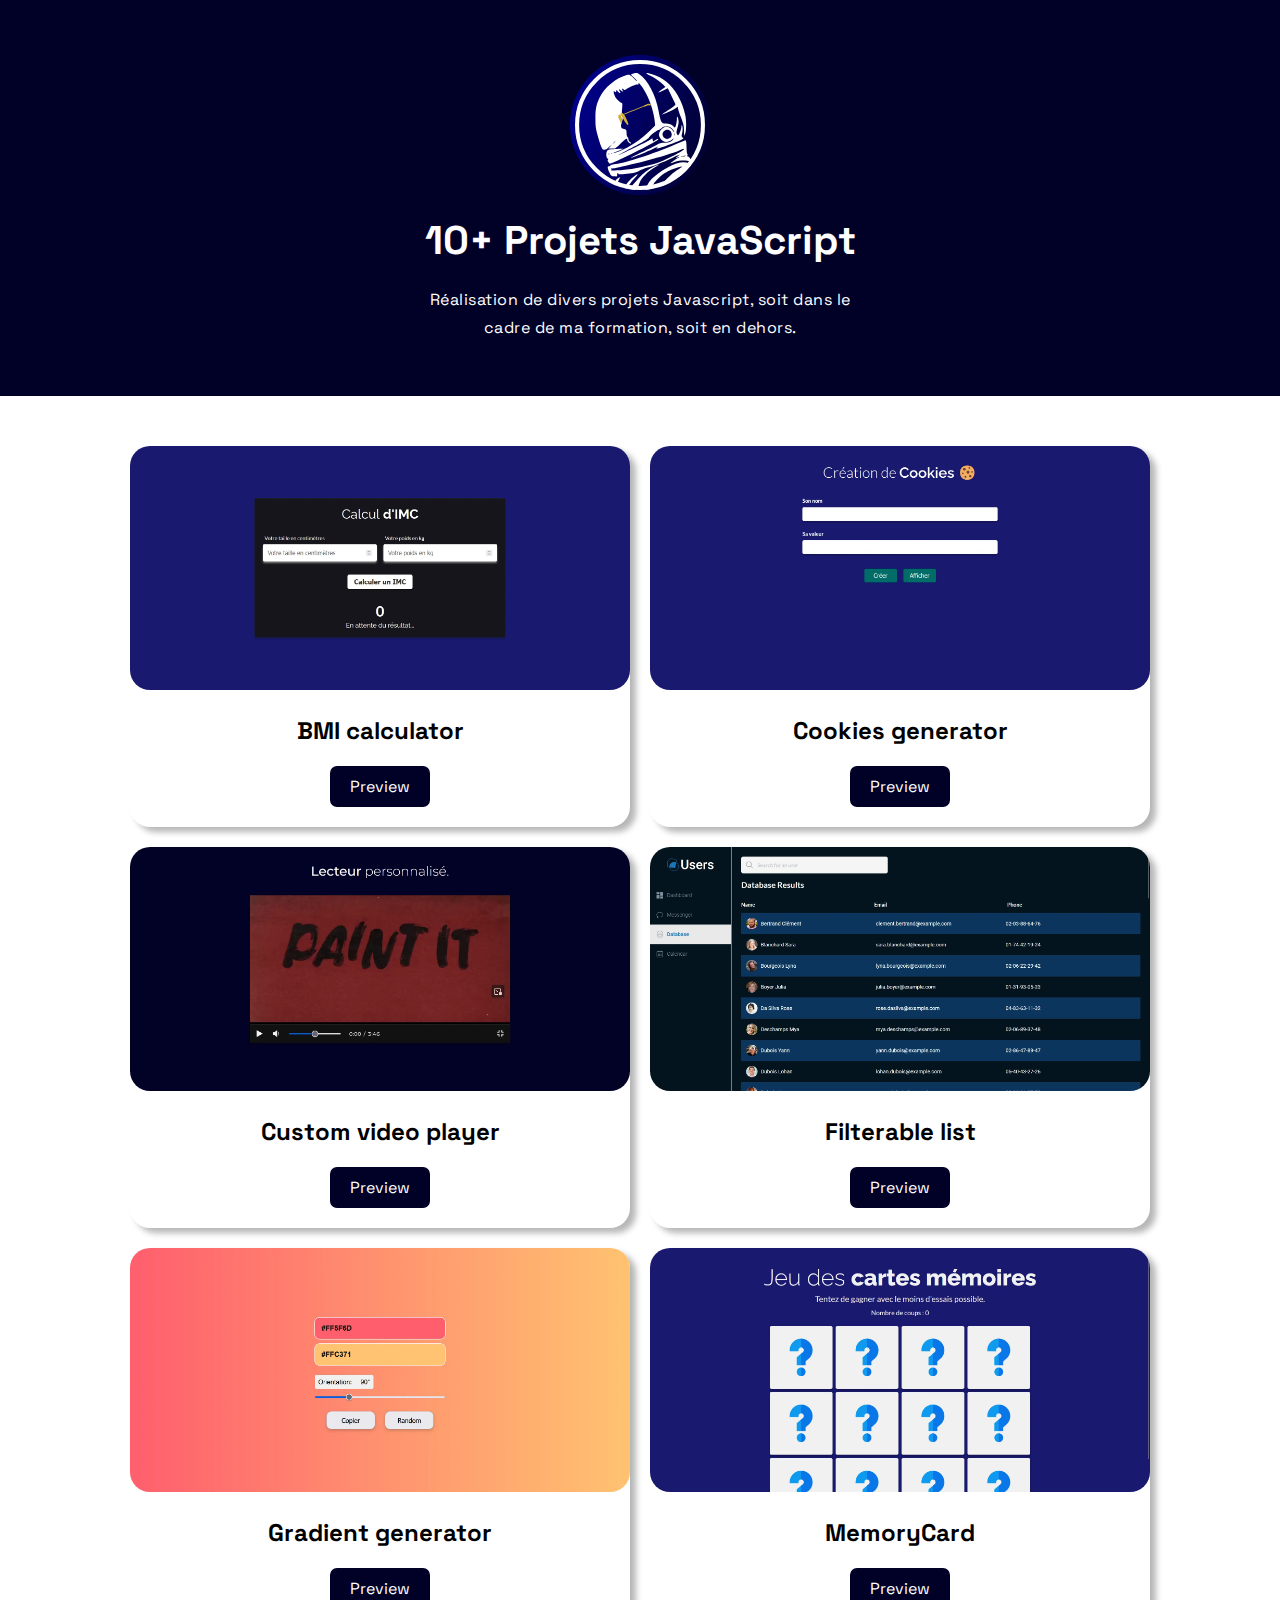
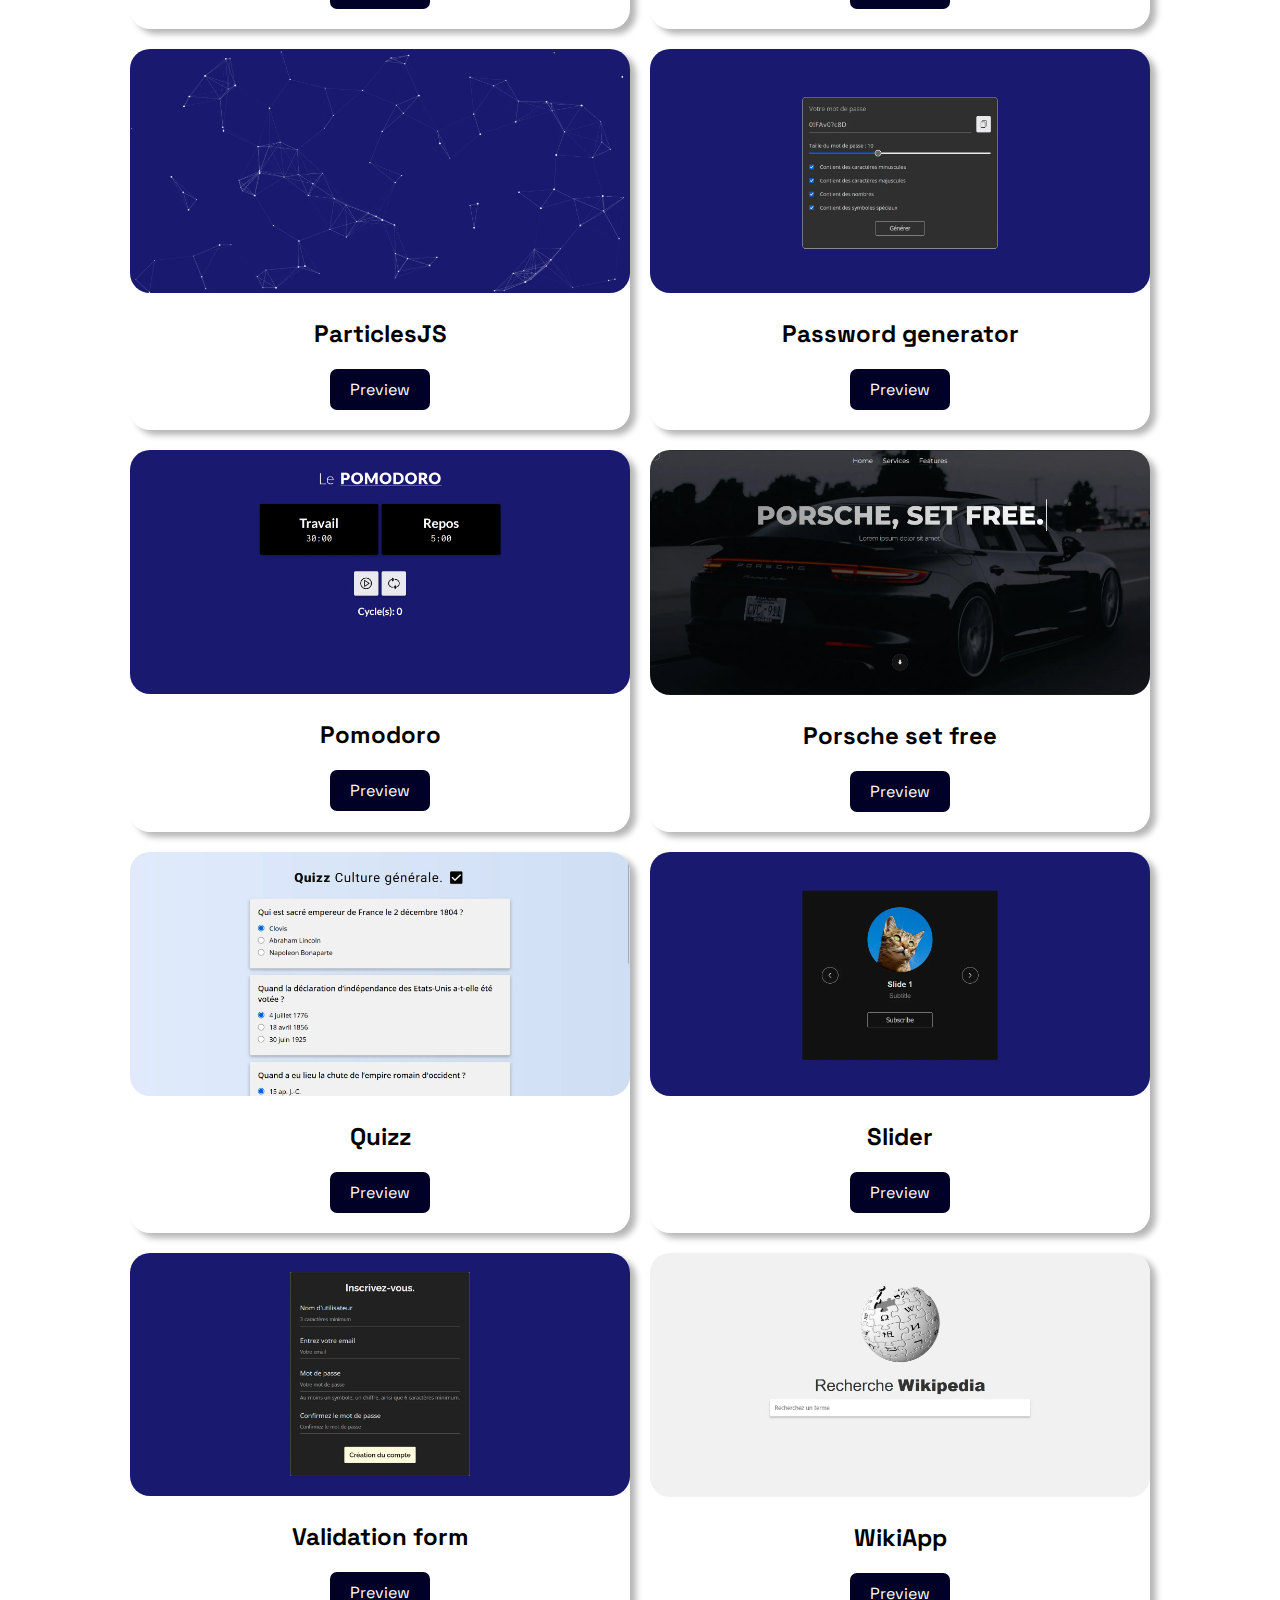
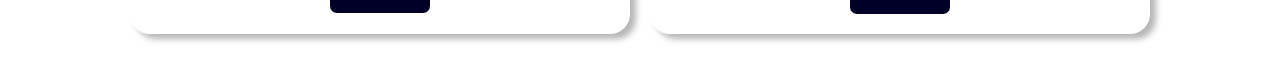
<file: index.html>
<!DOCTYPE html>
<html lang="en">
<head>
    <meta charset="UTF-8"/>
    <meta http-equiv="X-UA-Compatible"
          content="IE=edge"/>
    <meta name="viewport"
          content="width=device-width, initial-scale=1.0"/>
    <link rel="shortcut icon"
          href="favicon.svg"
          type="image/x-icon">
    <link rel="stylesheet"
          href="style.css"/>
    <title>10+ Projets JavaScript</title>
</head>
<body>
<header>
    <div class="logo">
        <img src="Logo.svg"
             alt="Logo"/>
    </div>
    <h1>10+ Projets JavaScript</h1>
    <p>
        Réalisation de divers projets Javascript, soit dans le cadre de ma formation,
        soit en dehors.
    </p>
</header>
<main>
    <section class="projects"></section>
</main>
<script src="script.js"></script>
</body>
</html>
</file>
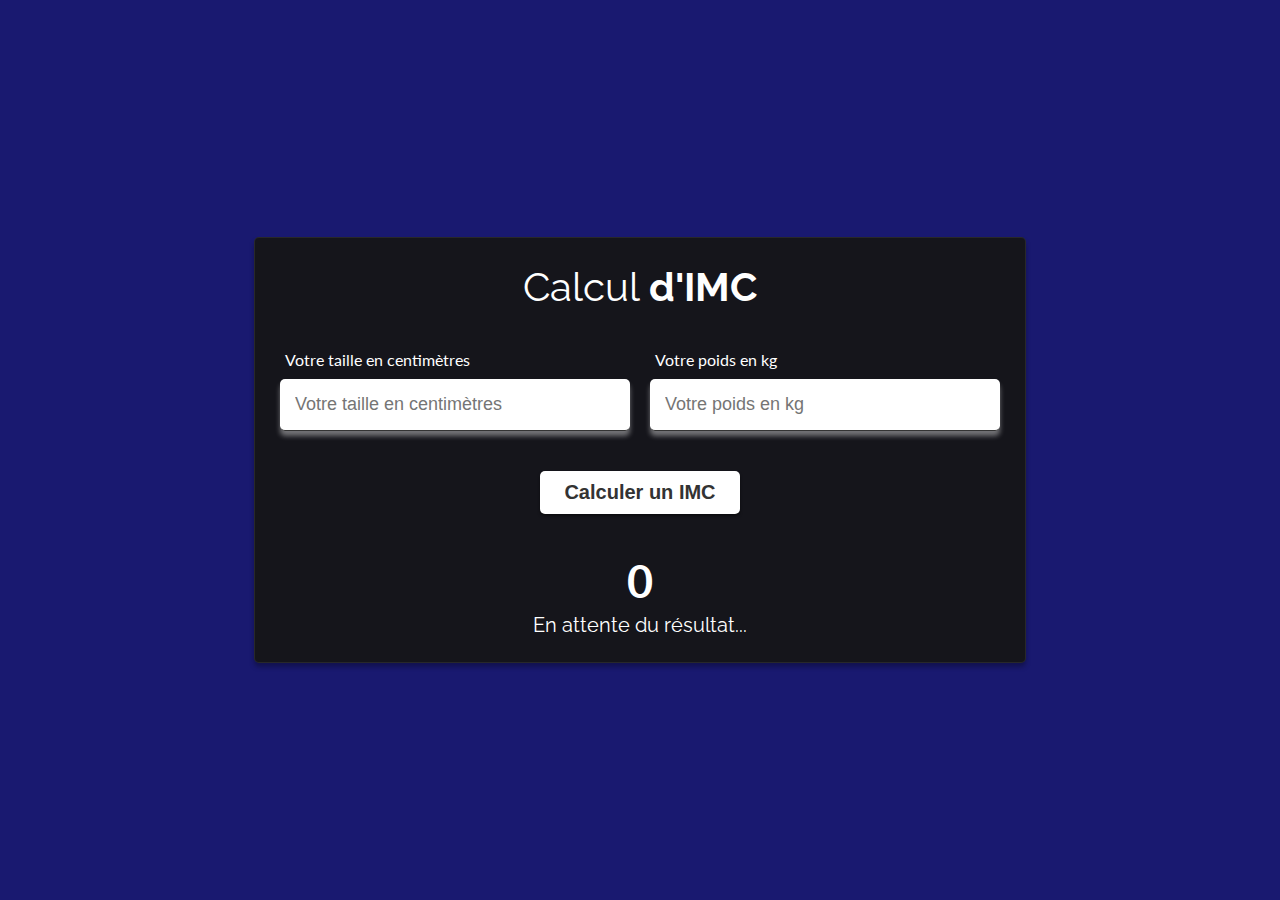
<file: BMI-calculator/index.html>
<!DOCTYPE html>
<html lang="fr">
<head>
    <meta charset="UTF-8"/>
    <meta http-equiv="X-UA-Compatible"
          content="IE=edge"/>
    <meta name="viewport"
          content="width=device-width, initial-scale=1.0"/>
    <title>BMI Calculator</title>
    <link rel="stylesheet"
          href="./style.css"/>
    <link rel="preconnect"
          href="https://fonts.googleapis.com"/>
    <link rel="preconnect"
          href="https://fonts.gstatic.com"
          crossorigin/>
    <link
            href="https://fonts.googleapis.com/css2?family=Lato:wght@100;300;400;700;900&family=Raleway:wght@100;200;300;400;500;600;700;800;900&display=swap"
            rel="stylesheet"
    />
</head>
<body>
<div class="container">
    <h1>Calcul <span>d'IMC </span></h1>

    <form>
        <div class="inputs-container">
            <div class="input-group">
                <label for="height">Votre taille en centimètres</label>
                <input
                        type="number"
                        placeholder="Votre taille en centimètres"
                        id="height"
                        class="height-input"
                />
            </div>

            <div class="input-group">
                <label for="weight">Votre poids en kg</label>
                <input
                        type="number"
                        placeholder="Votre poids en kg"
                        id="weight"
                        class="weight-input"
                />
            </div>
        </div>

        <button>Calculer un IMC</button>
    </form>

    <div class="info">
        <p class="bmi-value">0</p>
        <p class="result">En attente du résultat...</p>
    </div>
</div>

<script src="app.js"></script>
</body>
</html>
</file>
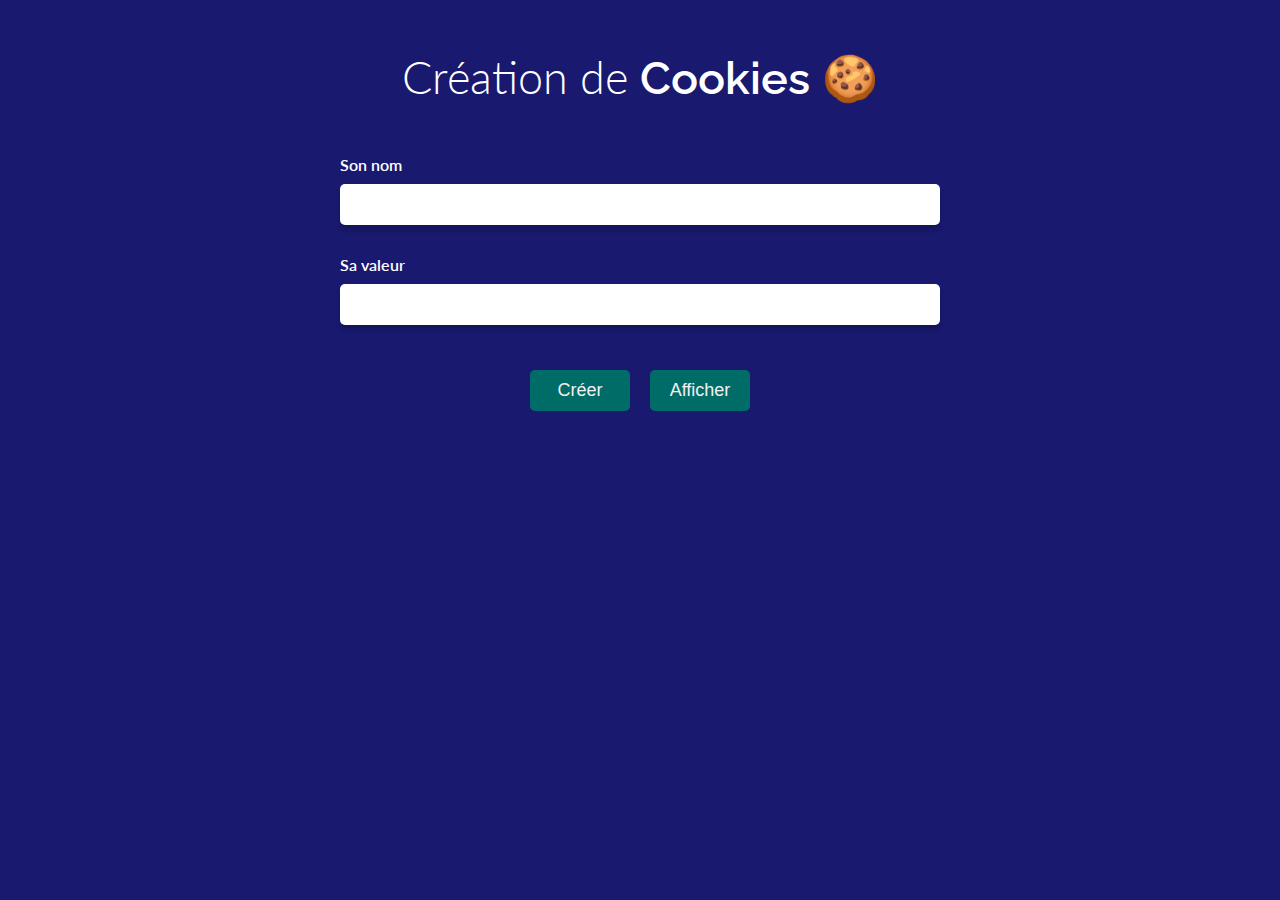
<file: Cookies-generator/index.html>
<!DOCTYPE html>
<html lang="fr">
<head>
    <meta charset="UTF-8"/>
    <meta name="viewport"
          content="width=device-width, initial-scale=1.0"/>
    <title>Cookies en JS</title>
    <link rel="stylesheet"
          href="style.css"/>
    <link rel="preconnect"
          href="https://fonts.googleapis.com"/>
    <link rel="preconnect"
          href="https://fonts.gstatic.com"
          crossorigin/>
    <link
            href="https://fonts.googleapis.com/css2?family=Lato:wght@100;300;400;700;900&family=Raleway:wght@100;200;300;400;500;600;700;800;900&display=swap"
            rel="stylesheet"
    />
</head>
<body>

<h1>Création de <span>Cookies</span> 🍪</h1>

<div class="container">
    <form>
        <div class="input-group">
            <label for="name">Son nom</label>
            <input
                    type="text"
                    id="name"
                    name="name"
                    autocomplete="off"
                    required
            >
        </div>
        <div class="input-group">
            <label for="value">Sa valeur</label>
            <input
                    type="text"
                    id="value"
                    name="value"
                    autocomplete="off"
                    required
            >
        </div>
        <div class="btns-container">
            <button type="submit"
                    class="create-cookie-btn">Créer
            </button>
            <button type="button"
                    class="display-cookie-btn">Afficher
            </button>
        </div>
    </form>
    <p class="info-txt"></p>
    <ul class="cookies-list">

    </ul>
</div>
<div class="toasts-container"></div>
<script src="app.js"></script>
</body>
</html>
</file>
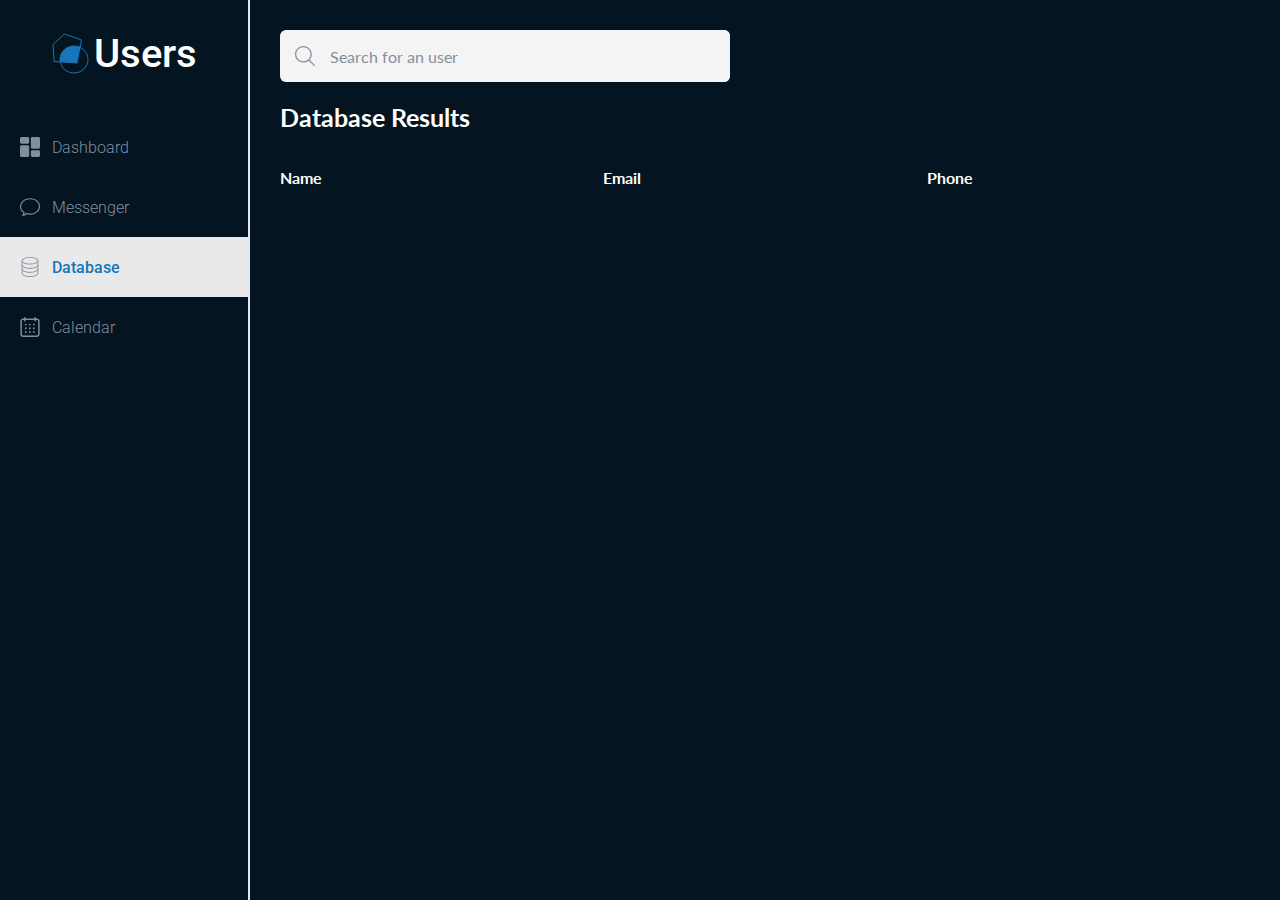
<file: Filterable-list/index.html>
<!DOCTYPE html>
<html lang="fr">
<head>
    <meta charset="UTF-8"/>
    <meta http-equiv="X-UA-Compatible"
          content="IE=edge"/>
    <meta name="viewport"
          content="width=device-width, initial-scale=1.0"/>
    <title>Recherche d'utilisateurs</title>
    <link rel="stylesheet"
          href="style.css"/>
    <link rel="preconnect"
          href="https://fonts.googleapis.com"/>
    <link rel="preconnect"
          href="https://fonts.gstatic.com"
          crossorigin/>
    <link
            href="https://fonts.googleapis.com/css2?family=Lato:wght@100;300;400;700;900&family=Roboto:wght@100;300;400;500;700;900&display=swap"
            rel="stylesheet"
    />
</head>
<body>
<nav class="side-nav">
    <a href="#"
       class="nav-logo">
        <img src="images/logo.svg"
             alt="logo"/>
        <h1>Users</h1>
    </a>
    <a href="#"
       class="bloc-link">
        <img src="images/dashboard.svg"/>
        <span class="nav-links">Dashboard</span>
    </a>
    <a href="#"
       class="bloc-link">
        <img src="images/speech-bubble.svg"/>
        <span class="nav-links">Messenger</span>
    </a>
    <a href="#"
       class="bloc-link active">
        <img src="images/server.svg"/>
        <span class="nav-links">Database</span>
    </a>
    <a href="#"
       class="bloc-link">
        <img src="images/calendar.svg"/>
        <span class="nav-links">Calendar</span>
    </a>
</nav>

<main class="main-content">
    <div class="input-control">
        <label for="search">
            <img src="images/search.svg"
                 alt="search icon"/>
        </label>
        <input type="text"
               id="search"
               placeholder="Search for an user"/>
    </div>

    <h2 class="section-title">Database Results</h2>
    <div class="table">
        <h3 class="table-title">Name</h3>
        <h3 class="table-title">Email</h3>
        <h3 class="table-title">Phone</h3>
    </div>
    <ul class="table-results">

        <!-- <div class="table-item">
          <p class="main-info">
            <img
              src="https://randomuser.me/api/portraits/thumb/men/71.jpg"
              alt="avatar picture"
            />
            <span> Aubert Lorenzo </span>
          </p>
          <p class="email">lorenzo.aubert@example.com</p>
          <p class="phone">05-26-85-79-68</p>
        </div>
      </div> -->
    </ul>
</main>

<script src="script.js"></script>
</body>
</html>
</file>
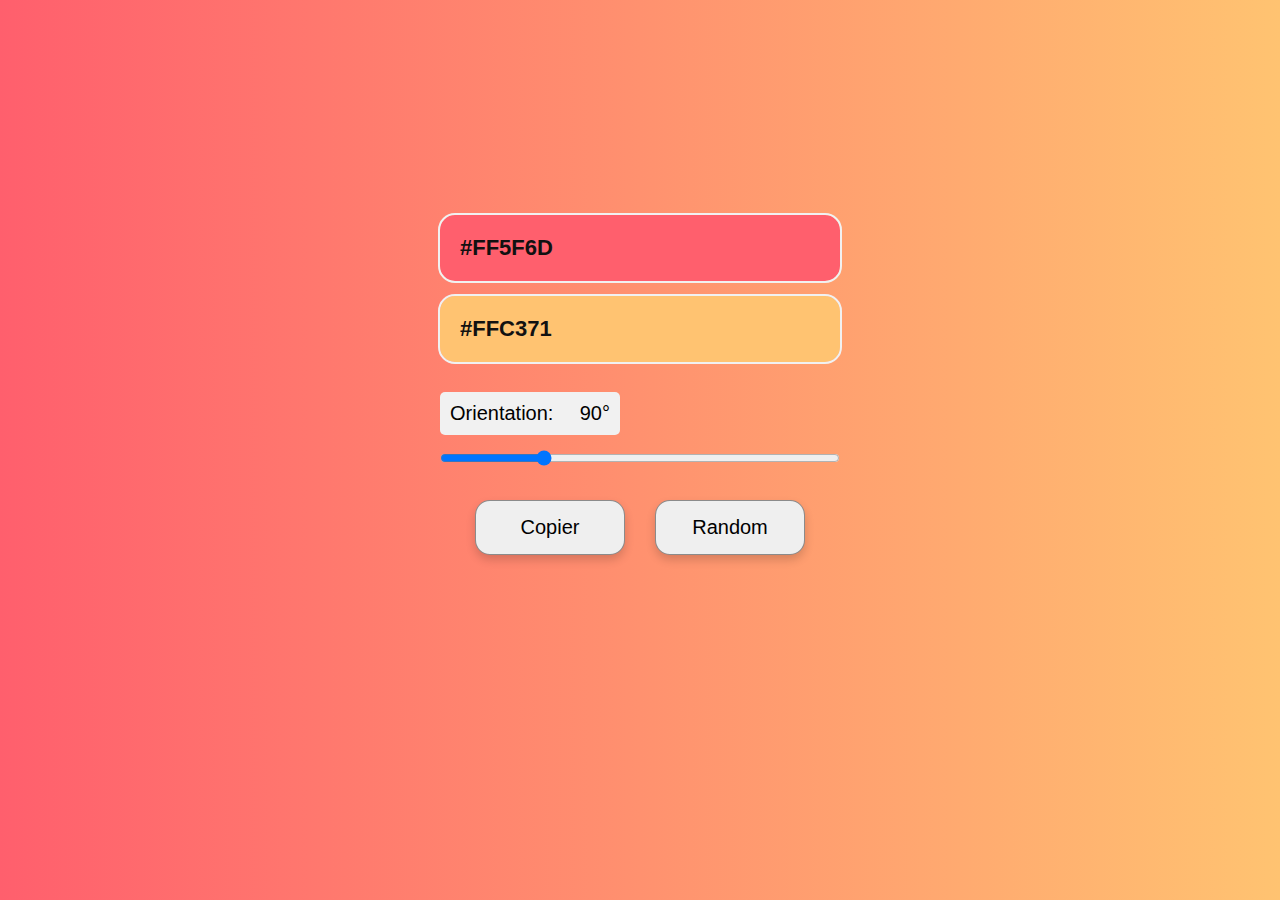
<file: Gradient-generator/index.html>
<!DOCTYPE html>
<html lang="fr">
<head>
    <meta charset="UTF-8">
    <meta name="viewport" content="width=device-width, initial-scale=1.0">
    <title>Générateur de dégradé</title>
    <link rel="stylesheet" href="style.css">
</head>
<body>

    <div class="container">
        <div class="input-group">
            <label for="color1">#FF5F6D</label>
            <input type="color" id="color1">
        </div>
        <div class="input-group">
            <label for="color2">#FFC371</label>
            <input type="color" id="color2">
        </div>
        <div class="range-group">
            <label for="orientation">
                <span>Orientation:</span>
                <span class="orientation-value">90°</span>
            </label>
            <input type="range" id="orientation" min="0" max="360" value="90" class="inp-range">
        </div>
        <div class="buttons-container">
            <button class="copy-btn" type="button">
                <span>Copier</span>
            </button>
            <button class="random-btn" type="button">
                <span>Random</span>
            </button>
        </div>
    </div>

    <script src="app.js"></script>
</body>
</html>
</file>
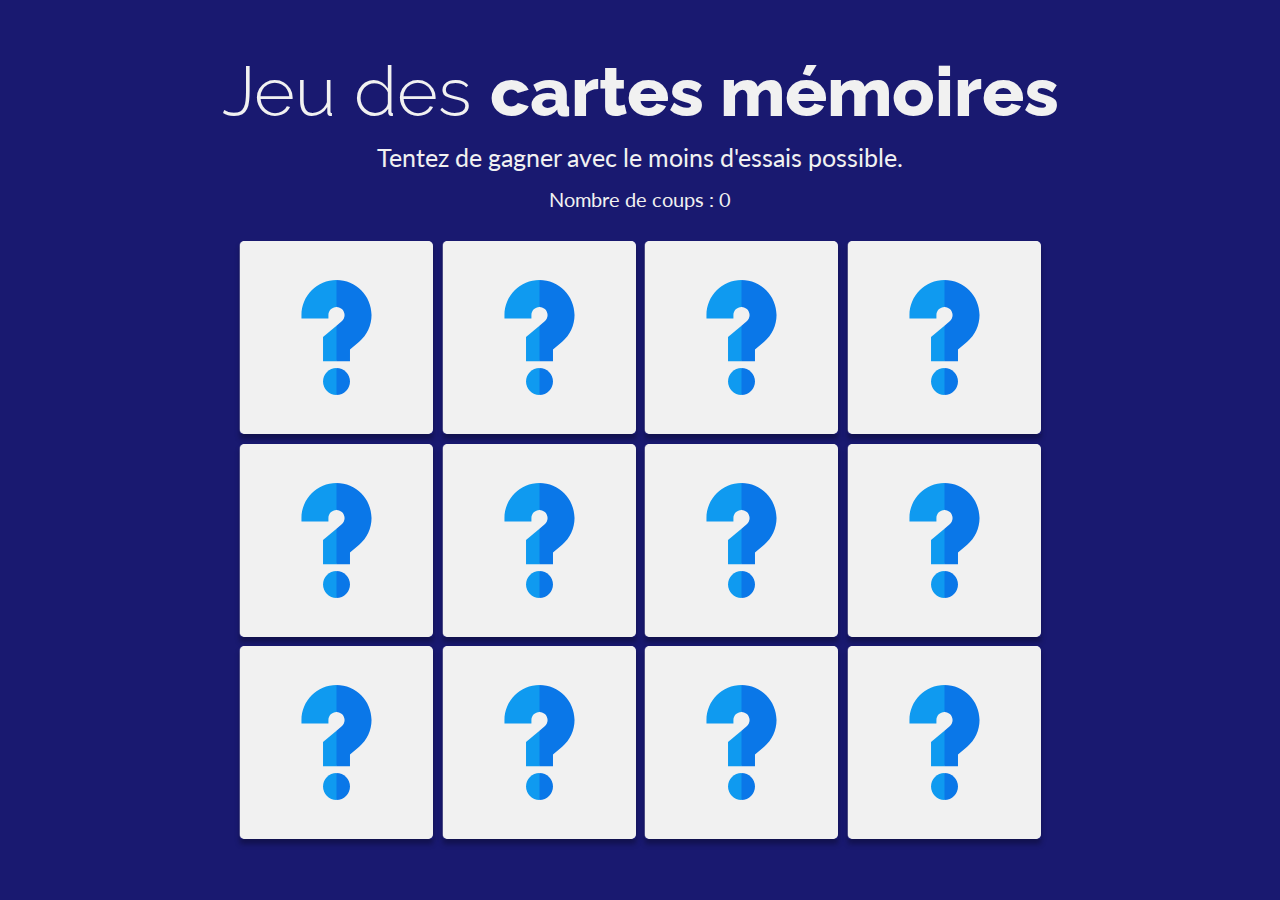
<file: MemoryCard/index.html>
<!DOCTYPE html>
<html lang="fr">
<head>
    <meta charset="UTF-8"/>
    <meta name="viewport"
          content="width=device-width, initial-scale=1.0"/>
    <title>Memory game</title>
    <link rel="stylesheet"
          href="style.css"/>
    <link rel="preconnect"
          href="https://fonts.googleapis.com">
    <link rel="preconnect"
          href="https://fonts.gstatic.com"
          crossorigin>
    <link href="https://fonts.googleapis.com/css2?family=Lato:wght@100;300;400;700;900&family=Raleway:wght@100;200;300;400;500;600;700;800;900&display=swap"
          rel="stylesheet">
</head>
<body>

<h1>Jeu des <span>cartes mémoires</span></h1>
<p class="advice">Tentez de gagner avec le moins d'essais possible.</p>
<div class="score">Nombre de coups : 0</div>

<div class="grid">
    <div class="card"
         data-attr="banana">
        <div class="double-face">
            <div class="face">
                <img src="images/banana.svg"/>
            </div>
            <div class="back"><img src="images/question.svg"/>
            </div>
        </div>
    </div>
    <div class="card"
         data-attr="apple">
        <div class="double-face">
            <div class="face">
                <img src="images/apple.svg"/>
            </div>
            <div class="back"><img src="images/question.svg"/></div>
        </div>
    </div>
    <div class="card"
         data-attr="apple">
        <div class="double-face">
            <div class="face">
                <img src="images/apple.svg"
                     alt="apple"/>
            </div>
            <div class="back"><img src="images/question.svg"/></div>
        </div>
    </div>
    <div class="card"
         data-attr="banana">
        <div class="double-face">
            <div class="face">
                <img src="images/banana.svg"/>
            </div>
            <div class="back"><img src="images/question.svg"/></div>
        </div>
    </div>
    <div class="card"
         data-attr="brocoli">
        <div class="double-face">
            <div class="face">
                <img src="images/brocoli.svg"/>
            </div>
            <div class="back"><img src="images/question.svg"/></div>
        </div>
    </div>
    <div class="card"
         data-attr="cherry">
        <div class="double-face">
            <div class="face">
                <img src="images/cherry.svg"/>
            </div>
            <div class="back"><img src="images/question.svg"/></div>
        </div>
    </div>
    <div class="card"
         data-attr="pepper">
        <div class="double-face">
            <div class="face">
                <img src="images/pepper.svg"/>
            </div>
            <div class="back"><img src="images/question.svg"/></div>
        </div>
    </div>
    <div class="card"
         data-attr="pepper">
        <div class="double-face">
            <div class="face">
                <img src="images/pepper.svg"/>
            </div>
            <div class="back"><img src="images/question.svg"/></div>
        </div>
    </div>
    <div class="card"
         data-attr="cherry">
        <div class="double-face">
            <div class="face">
                <img src="images/cherry.svg"/>
            </div>
            <div class="back"><img src="images/question.svg"/></div>
        </div>
    </div>
    <div class="card"
         data-attr="brocoli">
        <div class="double-face">
            <div class="face">
                <img src="images/brocoli.svg"/>
            </div>
            <div class="back"><img src="images/question.svg"/></div>
        </div>
    </div>
    <div class="card"
         data-attr="straw">
        <div class="double-face">
            <div class="face">
                <img src="images/straw.svg"/>
            </div>
            <div class="back"><img src="images/question.svg"/></div>
        </div>
    </div>
    <div class="card"
         data-attr="straw">
        <div class="double-face">
            <div class="face">
                <img src="images/straw.svg"/>
            </div>
            <div class="back"><img src="images/question.svg"/></div>
        </div>
    </div>
</div>

<script src="app.js"></script>
</body>
</html>
</file>
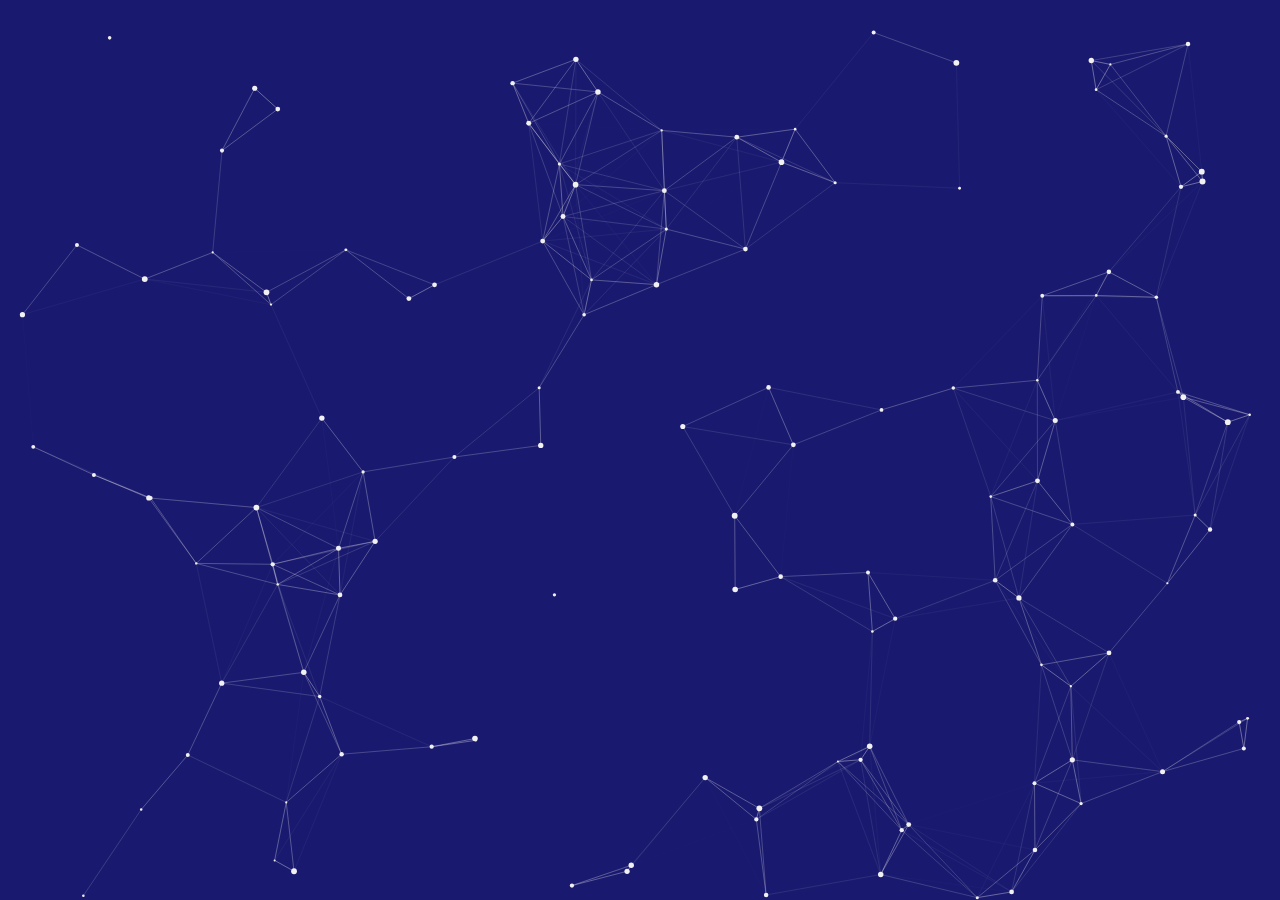
<file: ParticlesJS/index.html>
<!DOCTYPE html>
<html lang="fr">
<head>
    <meta charset="UTF-8">
    <meta name="viewport" content="width=device-width, initial-scale=1.0">
    <title>Particules JS</title>
    <link rel="stylesheet" href="style.css">
</head>
<body>

    <canvas></canvas>

    <script src="app.js"></script>
</body>
</html>
</file>
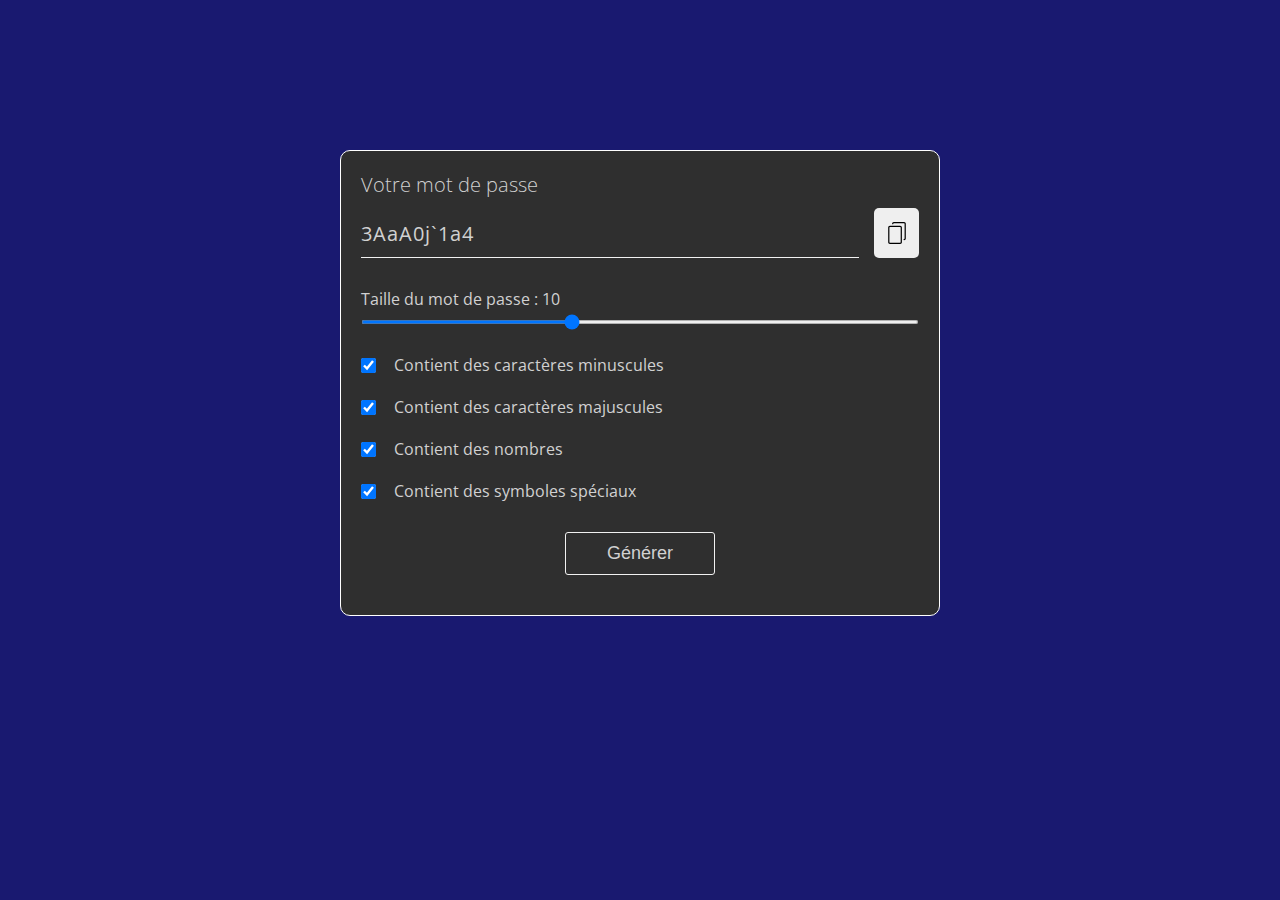
<file: Password-generator/index.html>
<!DOCTYPE html>
<html lang="fr">
<head>
    <meta charset="UTF-8"/>
    <meta name="viewport"
          content="width=device-width, initial-scale=1.0"/>
    <title>Strong Password</title>
    <link rel="stylesheet"
          href="style.css"/>
    <link rel="preconnect"
          href="https://fonts.googleapis.com"/>
    <link rel="preconnect"
          href="https://fonts.gstatic.com"
          crossorigin/>
    <link
            href="https://fonts.googleapis.com/css2?family=Open+Sans:wght@300;400;500;600;700;800&family=Raleway:wght@100;200;300;400;500;600;700;800;900&display=swap"
            rel="stylesheet"
    />
</head>
<body>

<div class="container">
    <h2 class="heading">Votre mot de passe</h2>
    <div class="password-container">
        <p class="password-content">8-p3i)8wtc6BQ`v'/&Dq </p>
        <button class="copy-btn">
            <img src="images/copy.svg"
                 alt="icône copier">
        </button>
    </div>
    <div class="range-group">
        <label for="range">Taille du mot de passe : 10</label>
        <input type="range"
               min="4"
               max="20"
               value="10">
    </div>
    <div class="checkboxes-container">
        <div class="checkbox-group">
            <input id="lowercaseChars"
                   type="checkbox"
                   checked/>
            <label for="lowercaseChars">Contient des caractères minuscules</label>
        </div>
        <div class="checkbox-group">
            <input id="upperCaseChars"
                   type="checkbox"
                   checked/>
            <label for="upperCaseChars">Contient des caractères majuscules</label>
        </div>
        <div class="checkbox-group">
            <input id="numbers"
                   type="checkbox"
                   checked/>
            <label for="numbers">Contient des nombres</label>
        </div>
        <div class="checkbox-group">
            <input id="symbols"
                   type="checkbox"
                   checked/>
            <label for="symbols">Contient des symboles spéciaux</label>
        </div>
    </div>
    <button class="generate-password-btn">Générer</button>
    <p class="error-msg"></p>
</div>

<script src="app.js"></script>
</body>
</html>
</file>
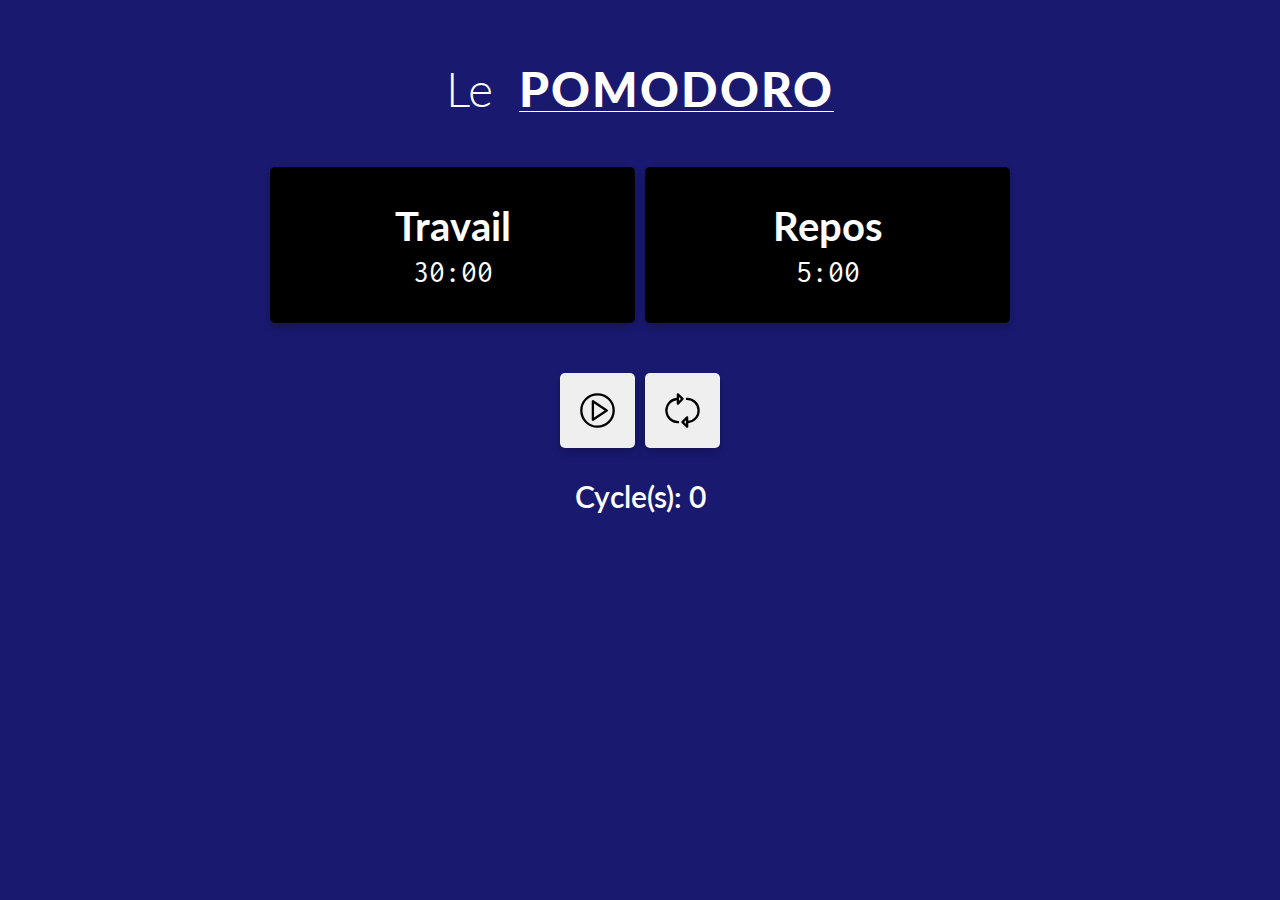
<file: Pomodoro/index.html>
<!DOCTYPE html>
<html lang="fr">
<head>
    <meta charset="UTF-8"/>
    <meta name="viewport"
          content="width=device-width, initial-scale=1.0"/>
    <title>Pomodoro App</title>
    <link rel="stylesheet"
          href="style.css"/>
    <link rel="preconnect"
          href="https://fonts.googleapis.com">
    <link rel="preconnect"
          href="https://fonts.gstatic.com"
          crossorigin>
    <link href="https://fonts.googleapis.com/css2?family=Inconsolata:wght@200;400;600;800&family=Lato:wght@100;300;400;700;900&display=swap"
          rel="stylesheet">
</head>
<body>

<h1>Le&nbsp; <span>POMODORO</span></h1>

<div class="display">
    <div class="block">
        <p class="description work">Travail</p>
        <p class="work-display-time time">30:00</p>
    </div>
    <div class="block">
        <div class="description rest">Repos</div>
        <div class="pause-display-time time">5:00</div>
    </div>
</div>

<div class="buttons-container">
    <button class="btn toggle-btn"
            data-toggle="play">
        <img src="images/play.svg"
             alt="icone jouer">
    </button>
    <button class="btn reset-btn">
        <img src="images/reset.svg"
             alt="icone reset">
    </button>
</div>
<p class="cycles">Cycle(s) : 0</p>


<script src="app.js"></script>
</body>
</html>
</file>
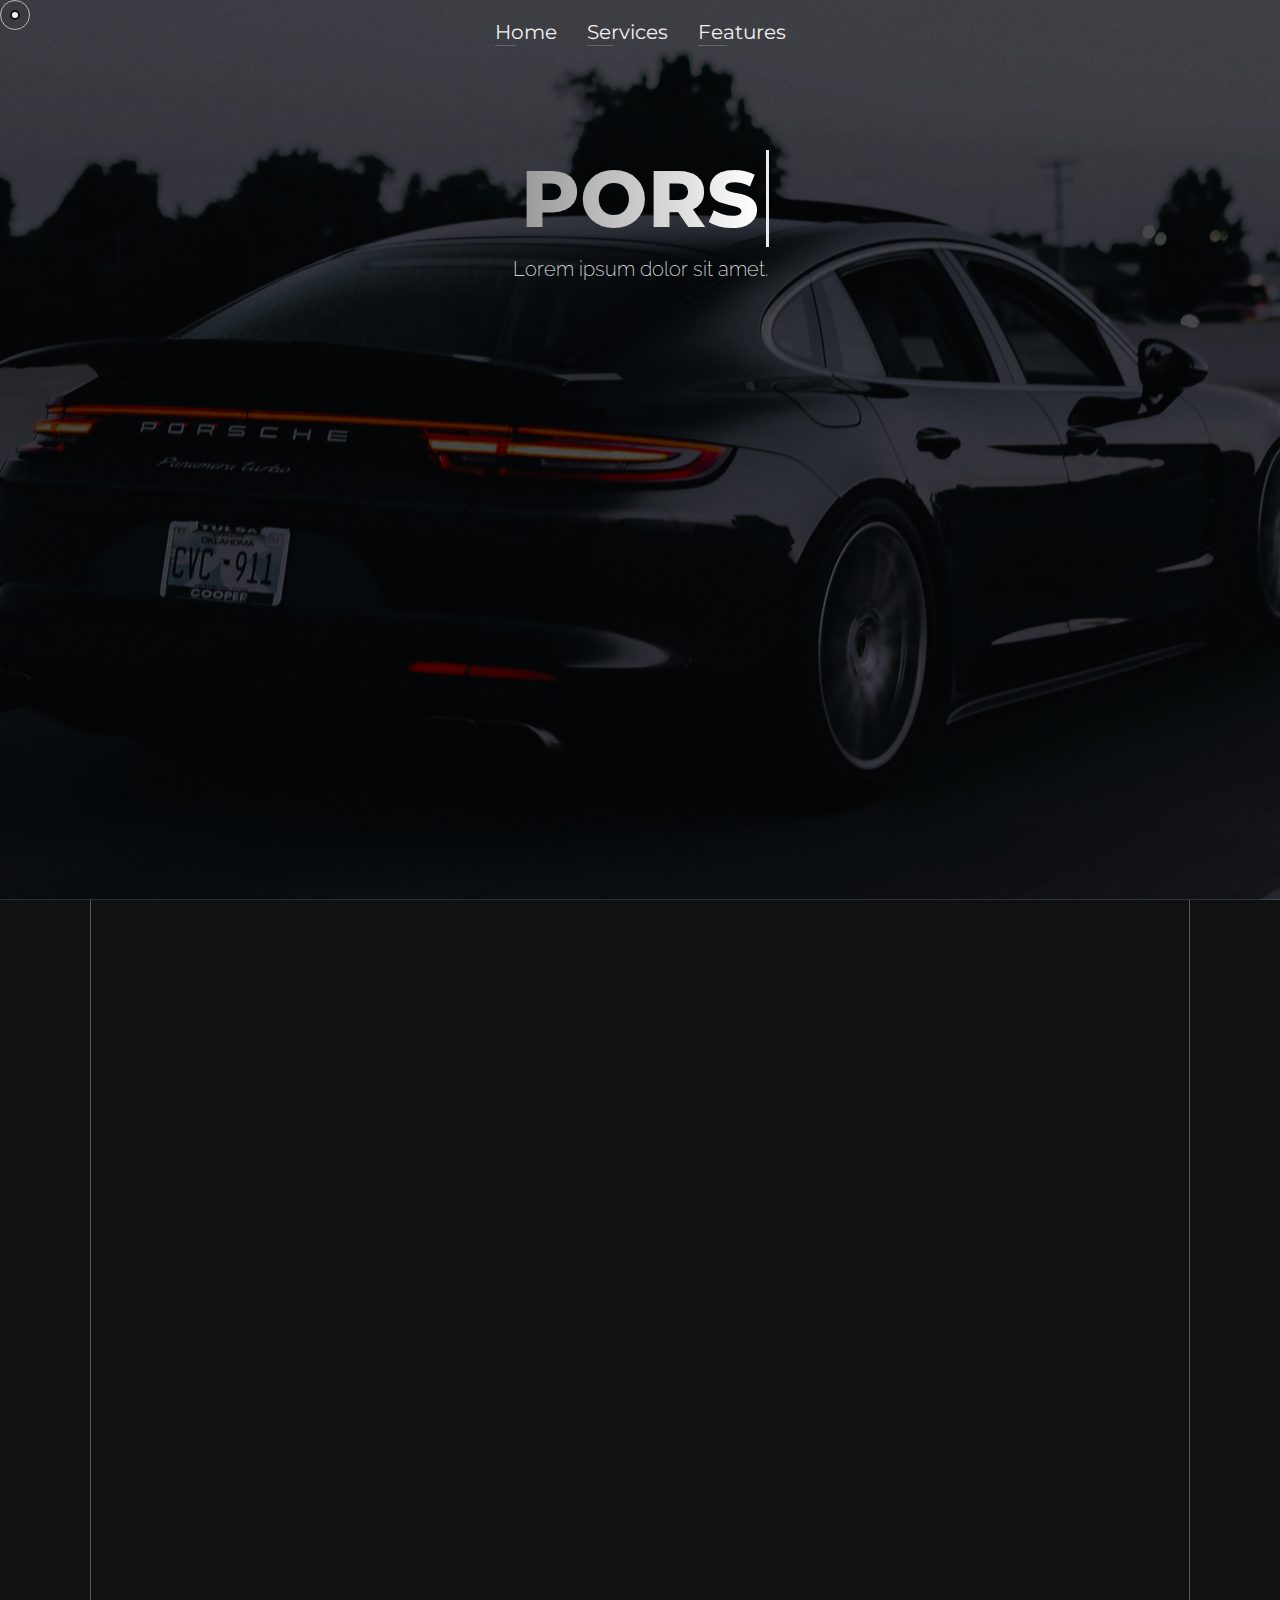
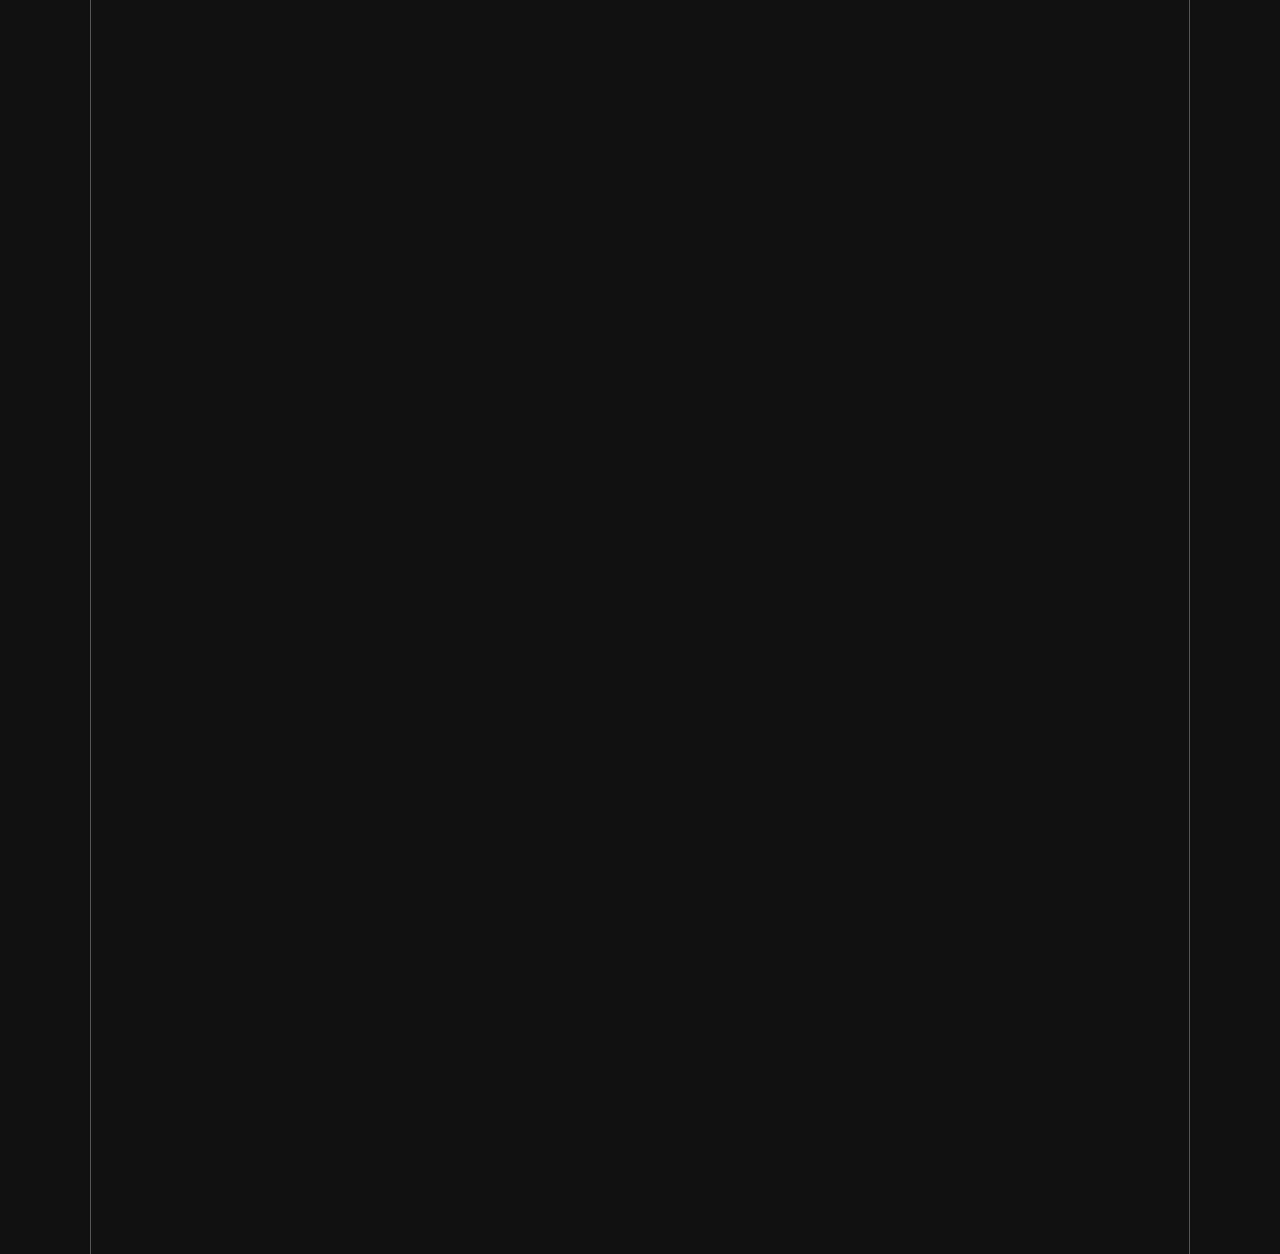
<file: Porsche-set-free/index.html>
<!DOCTYPE html>
<html lang="fr">
<head>
    <meta charset="UTF-8"/>
    <meta name="viewport"
          content="width=device-width, initial-scale=1.0"/>
    <meta http-equiv="X-UA-Compatible"
          content="ie=edge"/>
    <title>Porsche, set free.</title>
    <link rel="stylesheet"
          href="style.css"/>
    <link rel="preconnect"
          href="https://fonts.googleapis.com"/>
    <link rel="preconnect"
          href="https://fonts.gstatic.com"
          crossorigin/>
    <link
            href="https://fonts.googleapis.com/css2?family=Montserrat:wght@100;200;300;400;500;600;700;800;900&family=Raleway:wght@100;200;300;400;500;600;700;800;900&display=swap"
            rel="stylesheet"
    />
</head>
<body>
<div class="custom-cursor"></div>

<nav>
    <a href="#">Home</a>
    <a href="#">Services</a>
    <a href="#">Features</a>
</nav>

<section class="hero">
    <div class="hero-content">
        <h1 aria-label="Porsche, set free."></h1>
        <p class="subtitle">Lorem ipsum dolor sit amet.</p>
    </div>
    <a href="#discover"
       class="hero-push-link">
        <img src="images/down-arrow.svg"
             alt="arrow down"/>
    </a>
</section>

<main class="container">
    <section id="discover"
             class="discover-section">
        <h2>Feel the <span>road</span></h2>
        <p class="section-subtitle discover-subtitle">Start today</p>

        <div class="discover-content">
            <div class="text-discover-content">
                <h3>You've never experienced that.</h3>
                <p>
                    Lorem ipsum dolor, sit amet consectetur adipisicing elit. Sunt,
                    hic! Distinctio quisquam ullam recusandae suscipit itaque
                    assumenda numquam facilis, quod voluptas ratione repellendus esse
                    ipsum nostrum fuga vel at. Ducimus reiciendis modi nihil hic velit
                    dolorum nulla recusandae iste vero!
                </p>
                <a href="#contact"
                   class="discover-link">
                    <span>Contact Us</span>
                    <img src="images/right-chevron.svg"
                         alt="right chevron"/>
                </a>
            </div>
            <img
                    src="images/vertical-porsche.jpg"
                    alt="porsche car"
                    class="discover-main-img"
            />
        </div>
    </section>

    <section class="side-apparition">
        <h2>Browse the models.</h2>
        <p class="section-subtitle">Pick your favorite.</p>

        <div class="side-apparition-container">
            <div class="side-slide-content">
                <h3>Cayman.</h3>
                <p>
                    Lorem ipsum dolor sit, amet consectetur adipisicing elit. Alias
                    distinctio, dolorem maxime iure earum ducimus?
                </p>
            </div>
            <img src="images/side-1.jpg"
                 alt="porsche car"/>
        </div>

        <div class="side-apparition-container">
            <img src="images/side-2.jpg"
                 alt="porsche car"/>
            <div class="side-slide-content">
                <h3>Panamera.</h3>
                <p>
                    Lorem ipsum dolor sit, amet consectetur adipisicing elit. Alias
                    distinctio, dolorem maxime iure earum ducimus?
                </p>
            </div>
        </div>

        <div class="side-apparition-container">
            <div class="side-slide-content">
                <h3>The 911.</h3>
                <p>
                    Lorem ipsum dolor sit, amet consectetur adipisicing elit. Alias
                    distinctio, dolorem maxime iure earum ducimus?
                </p>
            </div>
            <img src="images/side-3.jpg"
                 alt="porsche car"/>
        </div>
    </section>
</main>

<script src="app.js"></script>
</body>
</html>
</file>
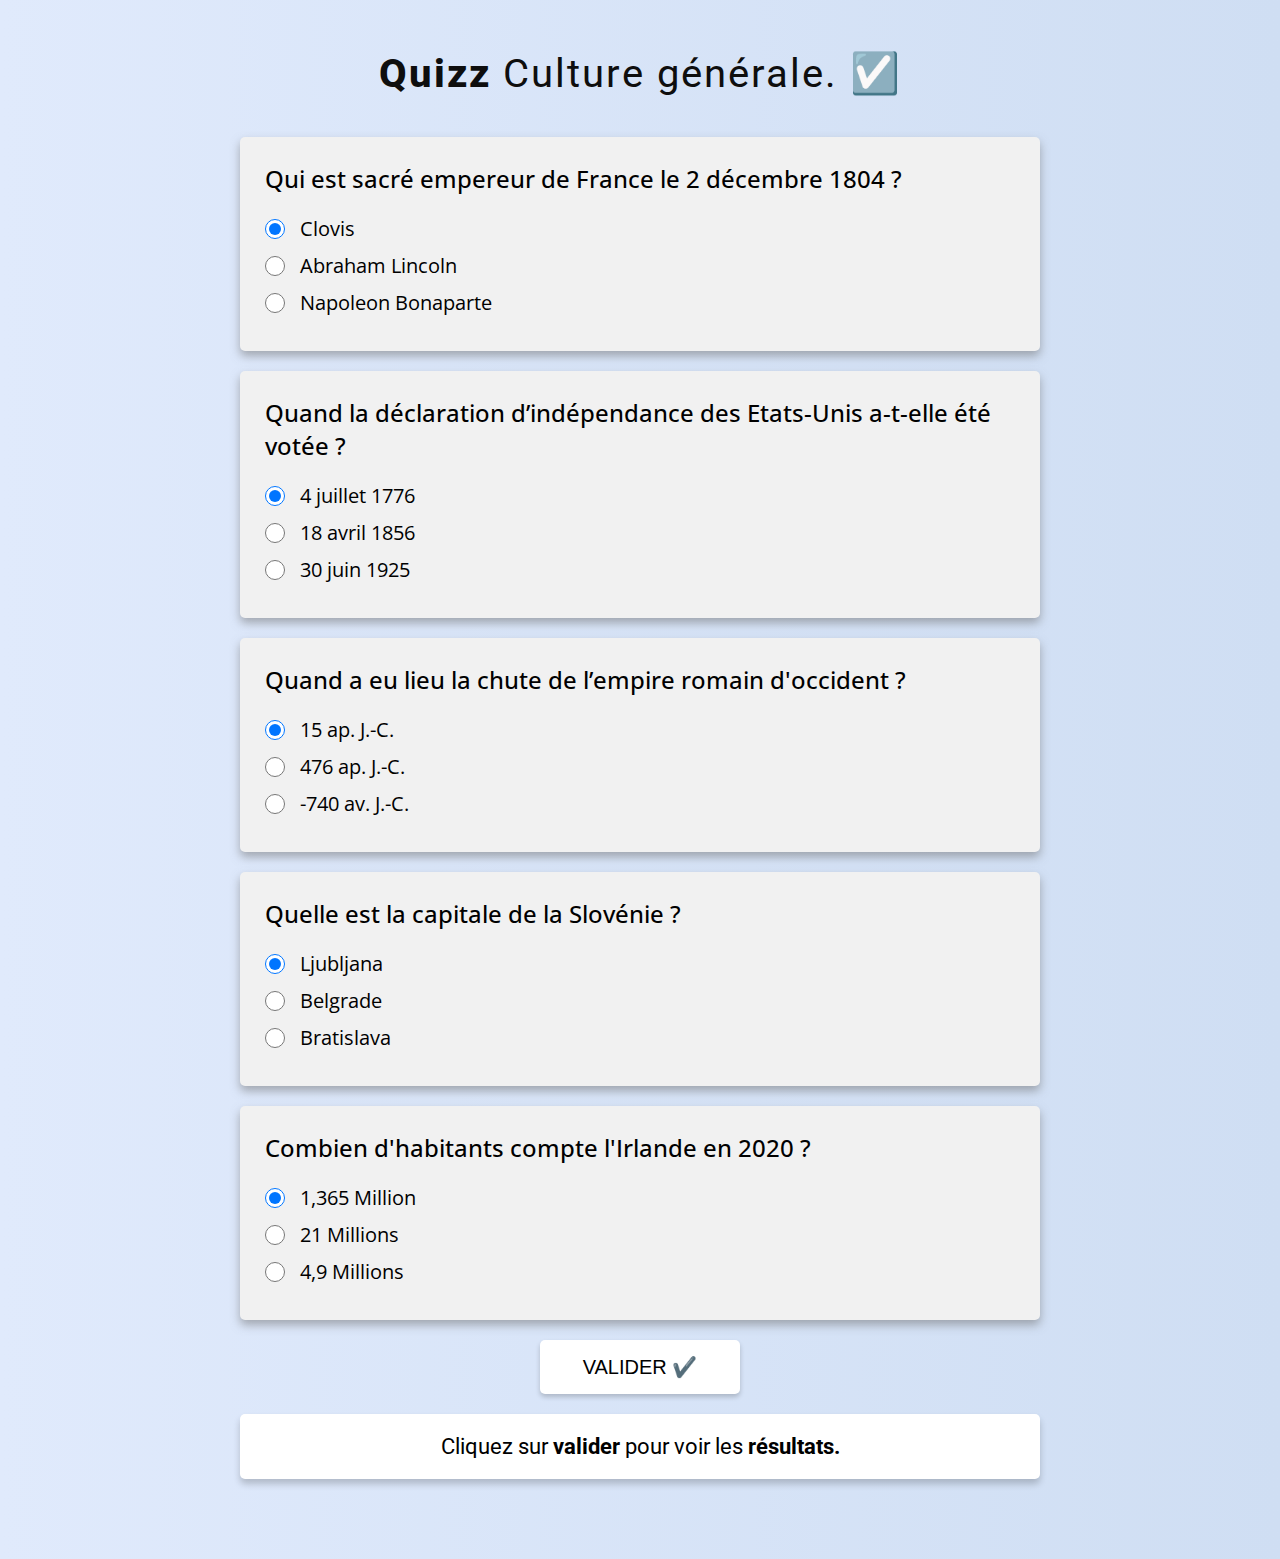
<file: Quizz/index.html>
<!DOCTYPE html>
<html lang="fr">
  <head>
    <meta charset="UTF-8" />
    <meta name="viewport" content="width=device-width, initial-scale=1.0" />
    <title>Quizz JS</title>
    <link rel="stylesheet" href="style.css" />
    <link rel="preconnect" href="https://fonts.googleapis.com">
    <link rel="preconnect" href="https://fonts.gstatic.com" crossorigin>
    <link href="https://fonts.googleapis.com/css2?family=Open+Sans:wght@300;400;500;600;700;800&family=Roboto:wght@100;300;400;500;700;900&display=swap" rel="stylesheet">
  </head>
  <body>
    
    <h1>
      <span>Quizz</span>
      Culture générale. ☑️
    </h1>

    <div class="global-container">

      <form class="quiz-form">
        <div class="question-block">
          <h4>Qui est sacré empereur de France le 2 décembre 1804 ?</h4>

          <div>
            <input type="radio" id="Clovis" name="q1" value="a" checked />
            <label for="Clovis">Clovis</label>
          </div>

          <div>
            <input type="radio" id="Lincoln" name="q1" value="b" />
            <label for="Lincoln">Abraham Lincoln</label>
          </div>

          <div>
            <input type="radio" id="Bonaparte" name="q1" value="c" />
            <label for="Bonaparte">Napoleon Bonaparte</label>
          </div>
        </div>

        <div class="question-block">
          <h4>Quand la déclaration d’indépendance des Etats-Unis a-t-elle été votée ?</h4>
          <div>
            <input type="radio" id="date1" name="q2" value="a" checked />
            <label for="date1">4 juillet 1776</label>
          </div>

          <div>
            <input type="radio" id="date2" name="q2" value="b" />
            <label for="date2">18 avril 1856</label>
          </div>

          <div>
            <input type="radio" id="date3" name="q2" value="c" />
            <label for="date3">30 juin 1925</label>
          </div>
        </div>

        <div class="question-block">
          <h4>Quand a eu lieu la chute de l’empire romain d'occident ?</h4>
          <div>
            <input type="radio" id="date4" name="q3" value="a" checked />
            <label for="date4">15 ap. J.-C.</label>
          </div>

          <div>
            <input type="radio" id="date5" name="q3" value="b" />
            <label for="date5">476 ap. J.-C.</label>
          </div>

          <div>
            <input type="radio" id="date6" name="q3" value="c" />
            <label for="date6">-740 av. J.-C.</label>
          </div>
        </div>

        <div class="question-block">
          <h4>Quelle est la capitale de la Slovénie ?</h4>

          <div>
            <input type="radio" id="Ljubljana" name="q4" value="a" checked />
            <label for="Ljubljana">Ljubljana</label>
          </div>

          <div>
            <input type="radio" id="Belgrade" name="q4" value="b" />
            <label for="Belgrade">Belgrade</label>
          </div>

          <div>
            <input type="radio" id="Bratislava" name="q4" value="c" />
            <label for="Bratislava">Bratislava</label>
          </div>
        </div>

        <div class="question-block">
          <h4>Combien d'habitants compte l'Irlande en 2020 ?</h4>
          <div>
            <input type="radio" id="m1" name="q5" value="a" checked />
            <label for="m1">1,365 Million</label>
          </div>

          <div>
            <input type="radio" id="m2" name="q5" value="b" />
            <label for="m2">21 Millions</label>
          </div>

          <div>
            <input type="radio" id="m3" name="q5" value="c" />
            <label for="m3">4,9 Millions</label>
          </div>
        </div>

        <button type="submit">VALIDER ✔️</button>
      </form>

      <div class="results">
        <h2>Cliquez sur <span>valider</span> pour voir les <span>résultats.</span></h2>
        <p class="mark"></p>
        <p class="help"></p>
      </div>

    </div>

    <script src="app.js"></script>
  </body>
</html>
</file>
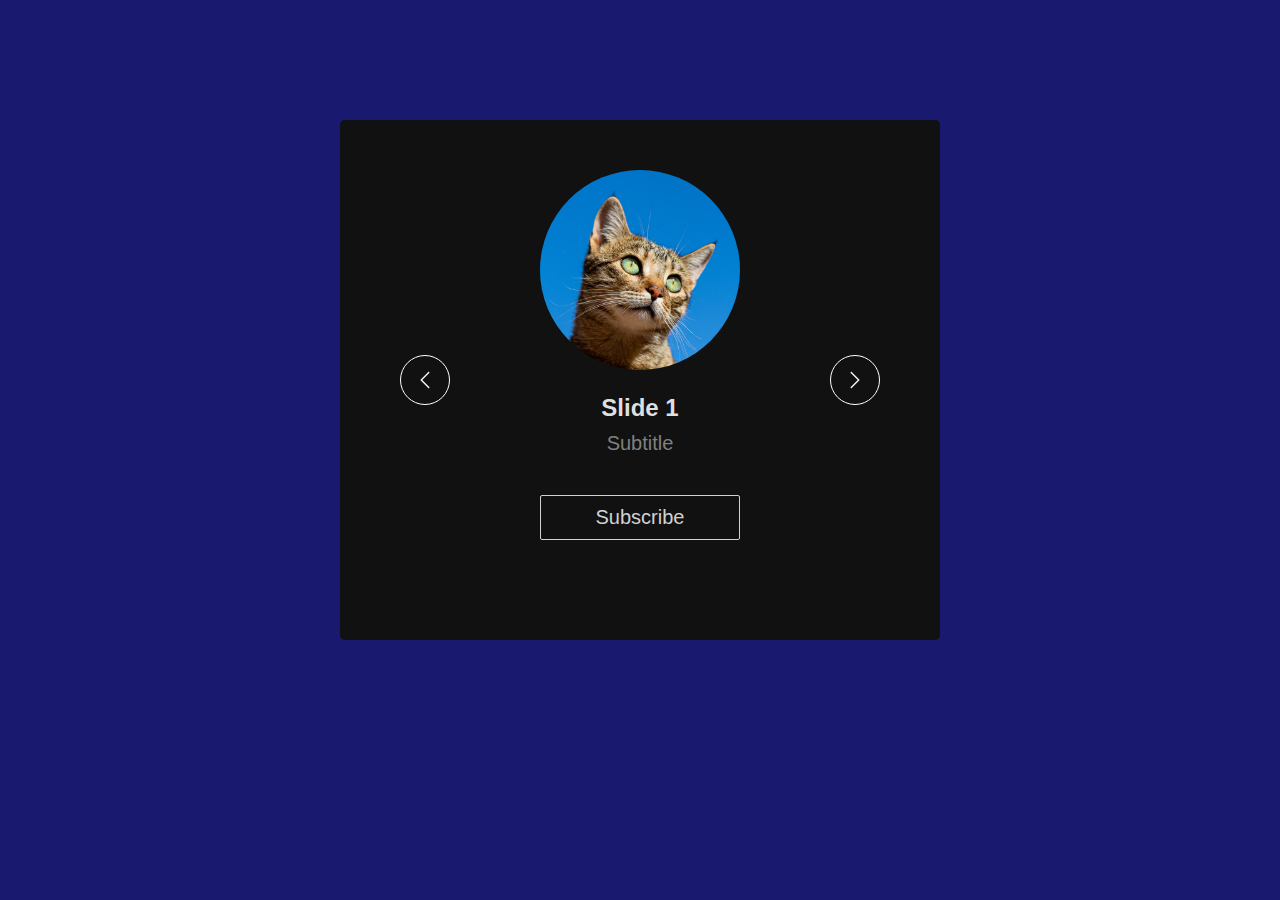
<file: Slider/index.html>
<!DOCTYPE html>
<html lang="fr">
<head>
    <meta charset="UTF-8"/>
    <meta name="viewport"
          content="width=device-width, initial-scale=1.0"/>
    <title>Slider JS</title>
    <link rel="stylesheet"
          href="style.css"/>
</head>
<body>

<div class="slider-container">
    <button class="direction-btn left">
        <img src="images/left-chevron.svg"
             alt="left arrow">
    </button>
    <button class="direction-btn right">
        <img src="images/right-chevron.svg"
             alt="right arrow">
    </button>

    <div class="slide slide-1 active">
        <div class="content">
            <img src="images/cat-1.jpg"
                 alt="cat profile">
            <h2>Slide 1</h2>
            <p>Subtitle</p>
            <button>Subscribe</button>
        </div>
    </div>
    <div class="slide slide-2">
        <div class="content">
            <img src="images/cat-2.jpg"
                 alt="cat profile">
            <h2>Slide 2</h2>
            <p>Subtitle</p>
            <button>Subscribe</button>
        </div>
    </div>
    <div class="slide slide-3">
        <div class="content">
            <img src="images/cat-3.jpg"
                 alt="cat profile">
            <h2>Slide 3</h2>
            <p>Subtitle</p>
            <button>Subscribe</button>
        </div>
    </div>
</div>

<script src="app.js"></script>
</body>
</html>
</file>
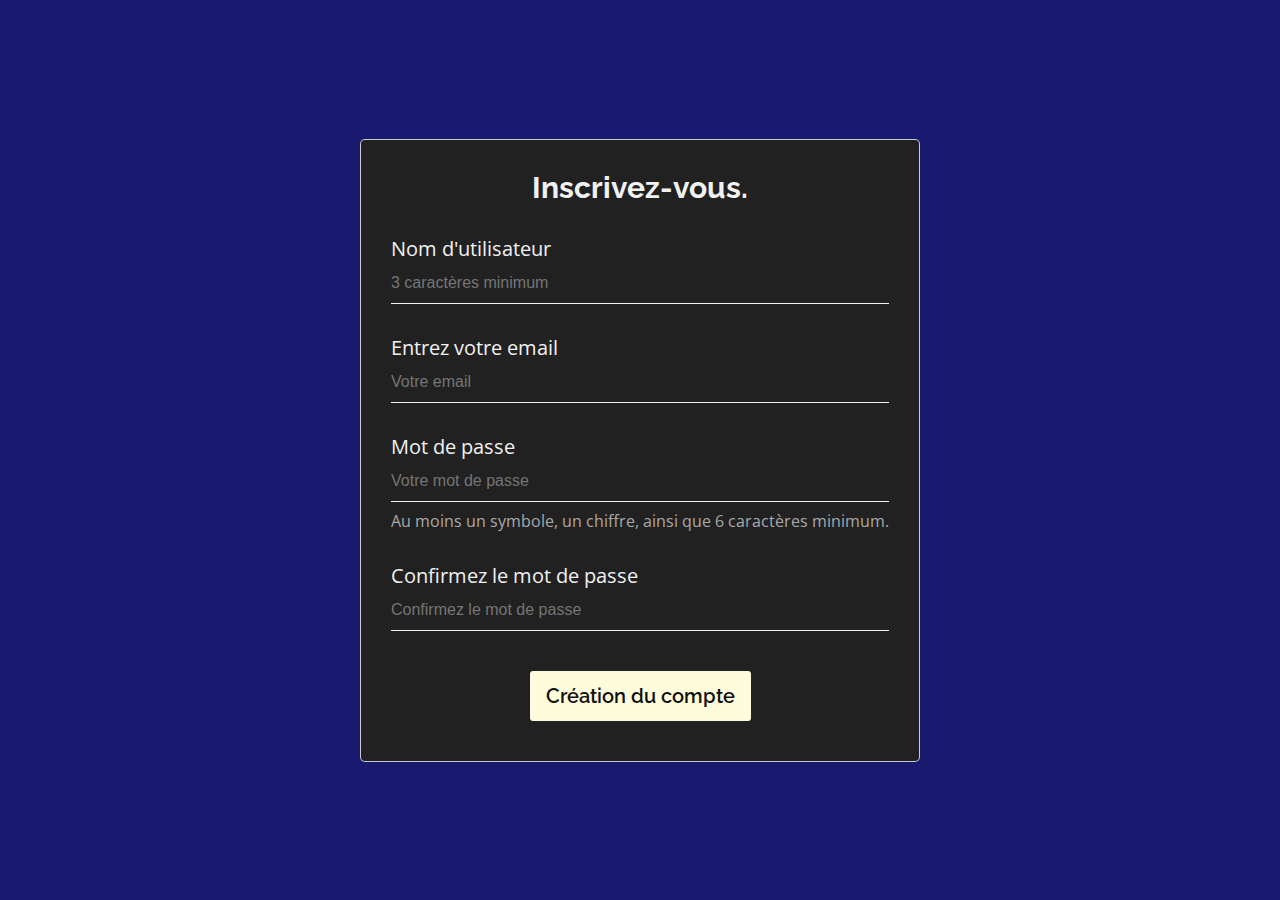
<file: Validation-form/index.html>
<!DOCTYPE html>
<html lang="fr">
<head>
    <meta charset="UTF-8"/>
    <meta name="viewport"
          content="width=device-width, initial-scale=1.0"/>
    <title>Validation</title>
    <link rel="stylesheet"
          href="style.css"/>
    <link rel="preconnect"
          href="https://fonts.googleapis.com"/>
    <link rel="preconnect"
          href="https://fonts.gstatic.com"
          crossorigin/>
    <link
            href="https://fonts.googleapis.com/css2?family=Open+Sans:wght@300;400;500;600;700;800&family=Raleway:wght@100;200;300;400;500;600;700;800;900&display=swap"
            rel="stylesheet"
    />
</head>
<body>

<div class="container">
    <h2>Inscrivez-vous.</h2>

    <form>

        <div class="input-group">
            <label for="user">Nom d'utilisateur</label>
            <div class="icon-input-container">
                <input
                        type="text"
                        autocomplete="off"
                        id="user"
                        placeholder="3 caractères minimum"
                        maxlength="24"
                >
                <img src="images/check.svg"
                     alt="icone de validation"
                     class="icone-verif">
            </div>
            <span class="error-msg">Choisissez un pseudo contenant au moins 3 caractères.</span>
        </div>

        <div class="input-group">
            <label for="email">Entrez votre email</label>
            <div class="icon-input-container">
                <input
                        type="text"
                        autocomplete="off"
                        id="email"
                        placeholder="Votre email"
                >
                <img src="images/check.svg"
                     alt="icone de validation"
                     class="icone-verif">
            </div>
            <span class="error-msg">Rentrez un email valide.</span>
        </div>

        <div class="input-group">
            <label for="password">Mot de passe</label>
            <div class="icon-input-container">
                <input
                        type="password"
                        autocomplete="off"
                        id="password"
                        placeholder="Votre mot de passe"
                >
                <img src="images/check.svg"
                     alt="icone de validation"
                     class="icone-verif">
            </div>
            <span class="pswd-info">Au moins un symbole, un chiffre, ainsi que 6 caractères minimum.</span>
            <div class="lines">
                <div class="l1"><span>faible</span></div>
                <div class="l2"><span>moyen</span></div>
                <div class="l3"><span>fort</span></div>
            </div>
        </div>

        <div class="input-group">
            <label for="psw-confirmation">Confirmez le mot de passe</label>
            <div class="icon-input-container">
                <input
                        type="password"
                        autocomplete="off"
                        id="psw-confirmation"
                        placeholder="Confirmez le mot de passe"
                >
                <img src="images/check.svg"
                     alt="icone de validation"
                     class="icone-verif">
            </div>
        </div>

        <button type="submit">Création du compte</button>
    </form>
</div>

<script src="app.js"></script>
</body>
</html>
</file>
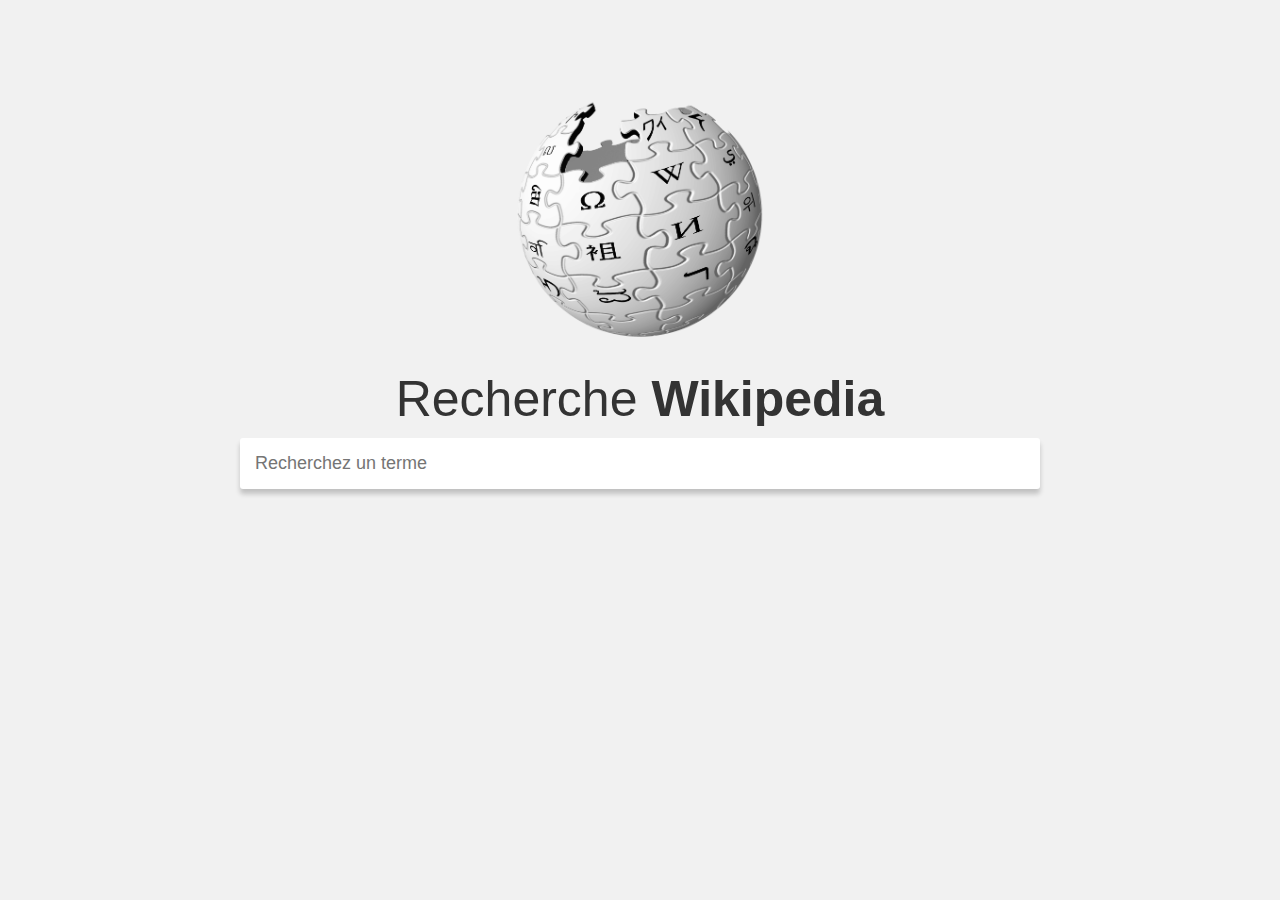
<file: WikiApp/index.html>
<!DOCTYPE html>
<html lang="fr">
<head>
    <meta charset="UTF-8"/>
    <meta name="viewport"
          content="width=device-width, initial-scale=1.0"/>
    <title>Wiki API</title>
    <link rel="stylesheet"
          href="style.css"/>
</head>
<body>

<img src="images/wiki-logo.png"
     alt="wikipedia logo"
     class="wiki-logo">
<h1>Recherche <span>Wikipedia</span></h1>

<form>
    <input
            type="text"
            class="search-input"
            placeholder="Recherchez un terme"
    >
</form>

<p class="error-msg"></p>

<div class="results-display"></div>

<div class="loader">
    <span class="dot"></span>
    <span class="dot"></span>
    <span class="dot"></span>
</div>

<script src="app.js"></script>
</body>
</html>
</file>
<file: style.css>
@import url("https://fonts.googleapis.com/css2?family=Space+Grotesk:wght@400;500;700&display=swap");
*,
*::before,
*::after {
  margin: 0;
  padding: 0;
  box-sizing: border-box;
}

a {
  text-decoration: none;
  color: white;
  font-size: 1rem;
  display: inline-block;
  padding: 10px 20px;
  line-height: normal;
  border-radius: 7px;
  background: hsl(240, 95%, 8%);
  text-align: center;
  transition: background 0.3s ease;
}
a:is:visited {
  color: white;
}
a:hover {
  background-color: #000097;
}
@media screen and (max-width: 768px) {
  a {
    scale: 0.9;
  }
}

body {
  width: 100%;
  height: auto;
  font-family: "Space Grotesk", sans-serif;
}

header {
  width: 100%;
  height: 396px;
  background: hsl(240, 95%, 8%);
  color: white;
  display: flex;
  justify-content: center;
  align-items: center;
  flex-direction: column;
  gap: 20px;
}
header .logo {
  width: 140px;
  height: 140px;
  border-radius: 100px;
  background: linear-gradient(110deg, rgb(0, 0, 151) 0%, rgb(1, 1, 39) 100%);
  display: flex;
  justify-content: center;
  align-items: center;
}
header .logo img {
  width: 130px;
  height: 130px;
}
header h1 {
  font-size: 2.5rem;
  text-align: center;
}
header p {
  max-width: 450px;
  width: 100%;
  font-size: 1rem;
  text-align: center;
  letter-spacing: 0.5px;
  line-height: 170%;
}
@media screen and (max-width: 768px) {
  header {
    padding: 20px;
    height: auto;
  }
}

section {
  width: 100%;
  height: auto;
  display: flex;
  justify-content: center;
  flex-wrap: wrap;
  gap: 20px;
  padding: 50px;
}
section .card {
  max-width: 500px;
  width: 100%;
  height: auto;
  border-radius: 20px;
  box-shadow: 6px 5px 6px 0 rgba(0, 0, 0, 0.29);
  -webkit-box-shadow: 6px 5px 6px 0 rgba(0, 0, 0, 0.29);
  -moz-box-shadow: 6px 5px 6px 0 rgba(0, 0, 0, 0.29);
}
section .card .container-screen {
  max-width: 500px;
  width: auto;
  height: auto;
}
section .card .container-screen img {
  width: 100%;
  height: 100%;
  border-radius: 20px;
}
section .card .container-infos {
  display: flex;
  flex-direction: column;
  justify-content: center;
  align-items: center;
  gap: 20px;
  padding: 20px;
}
section .card .container-infos h2 {
  text-align: center;
}
@media screen and (max-width: 768px) {
  section .card .container-infos h2 {
    font-size: 1rem;
  }
}
@media screen and (max-width: 768px) {
  section {
    padding-left: 20px;
    padding-right: 20px;
  }
}/*# sourceMappingURL=style.css.map */
</file>
<file: BMI-calculator/style.css>
*,
::before,
::after {
    box-sizing: border-box;
    margin: 0;
    padding: 0;
}


body {
    min-height: 100vh;
    font-family: Lato, Helvetica, sans-serif;
    background: midnightblue;
    display: flex;
    justify-content: center;
    align-items: center;
}

.container {
    max-width: 850px;
    background: #15151b;
    color: white;
    border: 1px solid #36363692;
    padding: 25px;
    margin: 0 auto;
    border-radius: 5px;
    box-shadow: 0 4px 5px rgba(0, 0, 0, 0.3);
}

h1 {
    font-family: Raleway, sans-serif;
    font-size: 40px;
    text-align: center;
    margin-bottom: 40px;
    font-weight: 400;
}

h1 span {
    font-weight: 700;
}

.inputs-container {
    display: flex;
    justify-content: center;
}

.inputs-container label {
    display: block;
    margin-bottom: 10px;
    margin-left: 5px;
}

.inputs-container input {
    min-width: 350px;
    font-size: 18px;
    padding: 15px;
    border: none;
    border-bottom: 1px solid #333333;
    box-shadow: 0 5px 5px rgba(255, 255, 255, 0.4);
    border-radius: 5px;
}

.inputs-container input:focus {
    outline: 1px solid #ffffff;
}

.input-group:nth-child(2) {
    margin-left: 20px;
}

form button {
    font-size: 20px;
    min-width: 200px;
    margin: 40px auto;
    display: block;
    padding: 10px;
    border: none;
    font-weight: 700;
    border-radius: 5px;
    color: #333;
    cursor: pointer;
    background: #ffffff;
    box-shadow: 0 2px 3px rgba(0, 0, 0, 0.5);
    transition: background-color 0.3s ease;
}

form button:hover {
    background: #939393;
}

.info {
    text-align: center;
}

.bmi-value {
    font-size: 45px;
    margin-bottom: 5px;
    font-weight: bolder;
}

.result {
    font-family: Raleway, sans-serif;
    font-size: 20px;
}

@media (max-width: 800px) {
    .container {
        max-width: 600px;
    }

    .inputs-container {
        flex-direction: column;
        align-items: center;
    }

    .input-group:nth-child(2) {
        margin-top: 30px;
        margin-left: 0;
    }

    .input-group {
        width: 100%;
    }

    .input-group input {
        width: 100%;
        min-width: auto;
    }
}
</file>
<file: Cookies-generator/style.css>
*, ::before, ::after {
    box-sizing: border-box;
    margin: 0;
    padding: 0;
}
body {
    min-height: 100vh;
    font-family: Lato, sans-serif;
    background: midnightblue;
    color: white;
    padding: clamp(20px, 5vw, 50px) 20px 10px;
}

h1 {
    font-size: 45px;
    margin-bottom: 50px;
    font-weight: 300;
    text-align: center;
}
h1 span {
    font-family: Raleway, serif;
    font-weight: 600;
}
.container {
    max-width: 600px;
    margin: 0 auto;
}
.input-group:nth-child(2) {
    margin-top: 30px;
}
.container label {
    display: block;
    margin-bottom: 10px;
    font-weight: 600;
}
.container input {
    display: block;
    width: 100%;
    font-size: 18px;
    padding: 10px;
    border: none;
    border-radius: 5px;
    box-shadow: 0 5px 5px rgba(0,0,0,0.2);
}
.btns-container {
    display: flex;
    justify-content: center;
    margin-top: 45px;
}
form button {
    font-size: 18px;
    min-width: 100px;
    margin: 0 10px;
    padding: 10px 5px;
    cursor: pointer;
    border-radius: 5px;
    color: #f1f1f1;
    border: none;
    background: #006c67;
}
.info-txt {
    font-size: 18px;
    margin-top: 20px;
    text-align: center;
}

.cookies-list {
    font-size: 40px;
    list-style-type: none;
    margin: 10px auto;
    padding: 5px 0;
    display: grid;
    grid-template-columns: repeat(auto-fill, minmax(200px, 1fr));
    grid-gap: 20px;
}
.cookies-list li {
    font-size: 18px;
    padding: 10px;
    border-radius: 5px;
    background: #fff;
    color: black;
    position: relative;
    box-shadow: 0 5px 10px rgba(0,0,0,0.2);
}
.cookies-list li p {
    margin: 10px 0;
}
.cookies-list li span {
    font-weight: 600;
}
.cookies-list li button {
    font-size: 12px;
    width: 20px;
    height: 20px;
    border-radius: 5px;
    border: none;
    cursor: pointer;
    position: absolute;
    top: 7px;
    right: 7px;
    box-shadow: 0 1px 2px rgba(0,0,0,0.2);
    background: crimson;
    color: black;
}

.toasts-container {
    position: fixed;
    bottom: 20px;
    right: 20px;
}
.toast {
    font-size: 17px;
    color: black;
    padding: 10px;
    margin: 10px 0;
    min-width: 150px;
    border-radius: 2px;
}
</file>
<file: Filterable-list/style.css>
*,
::before,
::after {
    margin: 0;
    padding: 0;
    box-sizing: border-box;
}

body {
    min-height: 100vh;
    background-color: #041420;
    font-family: "Roboto", sans-serif;
    color: white;
}

.side-nav {
    position: fixed;
    width: 250px;
    height: 100%;
    border-right: 2px solid #e3e8f0;
    background-color: #041420;
}

.nav-logo {
    display: flex;
    justify-content: center;
    margin-bottom: 40px;
    padding-top: 30px;
    cursor: pointer;
    text-decoration: none;
}

.nav-logo h1 {
    font-size: 40px;
    margin-left: 5px;
    font-weight: 500;
    color: white;
}

.bloc-link {
    padding: 20px;
    display: flex;
    align-items: center;
    font-weight: 300;
    color: #838f9f;
    text-decoration: none;
}

.bloc-link:hover {
    background: #f8f8f8;
}

.bloc-link img {
    width: 20px;
}

.nav-links {
    font-size: 16px;
    margin-left: 12px;
}

.bloc-link.active {
    background: #e9e9e9;
}

.bloc-link.active .nav-links {
    color: #1876b9;
    font-weight: 500;
}

/* Main */

.main-content {
    padding: 30px;
    margin-left: 250px;
}

.input-control {
    max-width: 450px;
    display: flex;
    align-items: center;
    background: #f4f4f4;
    border-radius: 6px;
}

.input-control:focus-within {
    outline: 2px solid #2c90dc;
}

#search {
    border-radius: 6px;
}

.input-control img {
    width: 20px;
    top: 2px;
    cursor: pointer;
    position: relative;
    margin-left: 15px;
}

.input-control input {
    width: 100%;
    font-size: 18px;
    padding: 15px;
    outline: 0;
    border: 0;
    color: #000;
    background-color: #f4f4f4;
    font-family: Lato, sans-serif;
}

.input-control input::placeholder {
    color: #838f9f;
    font-size: 16px;
}

.section-title {
    font-size: 25px;
    margin: 20px 0;
    font-family: Lato, sans-serif;
}

.table {
    display: flex;
}

.table-title {
    flex-basis: 100%;
    font-family: Lato, sans-serif;
    font-size: 16px;
    padding: 16px 0;
}

.table-item {
    display: flex;
    align-items: center;
    padding: 15px;
    background: #041420;
    font-size: 16px;
}

.main-info {
    display: flex;
    align-items: center;
}

.table-results {
    list-style-type: none;
}

.table-item img {
    width: 35px;
    height: 35px;
    border-radius: 50%;
    margin-right: 10px;
}

.table-item > * {
    flex-basis: 100%;
    overflow-x: auto;
    margin-right: 20px;
    scrollbar-width: thin;
    scrollbar-color: #3e3e3e60 #dcdcdc;
}

.table-item > *::-webkit-scrollbar {
    height: 6px;
    border: 1px solid #878787;
}

::-webkit-scrollbar-thumb {
    border-radius: 10px;
    background-color: #3e3e3e60;
}

.table-item:nth-child(odd) {
    background: #0c365d;
}

@media (max-width: 1200px) {
    .side-nav {
        display: none;
    }

    .main-content {
        margin-left: 0;
    }
}

@media (max-width: 1000px) {
    .table {
        display: none;
    }

    .table-results {
        display: grid;
        grid-gap: 15px;
        grid-template-columns: repeat(auto-fill, minmax(250px, 1fr));
    }

    .table-item {
        flex-direction: column;
        padding: 20px;
        text-align: center;
        box-shadow: 0 5px 5px rgba(0, 0, 0, 0.3);
    }

    .table-item > * {
        flex-basis: auto;
        margin: 10px 0;
    }
}

@media (max-width: 400px) {
    .main-content {
        padding: 10px;
    }
}
</file>
<file: Gradient-generator/style.css>
*,
::before,
::after {
  box-sizing: border-box;
  margin: 0;
  padding: 0;
}

body {
  min-height: 100vh;
  font-family: Arial, Helvetica, sans-serif;
  background: #333;
  padding: clamp(20px, 20vw, 200px) 20px 0;
}

.container {
  max-width: 400px;
  margin-inline: auto;
}
.input-group {
  display: flex;
  width: 100%;
  border-radius: 15px;
  outline: 2px solid #f1f1f1;
  margin: 15px 0;
  font-weight: bold;
  position: relative;
}
.input-group input {
  outline: none;
  cursor: pointer;
}
.input-group label {
  display: block;
  width: 100%;
  height: 100%;
  font-size: 22px;
  padding: 20px;
  font-weight: bold;
  border-radius: 15px;
  border: none;
  cursor: pointer;
}
input[type="color"]{
  position: absolute;
  right: 0;
  visibility: hidden;
}
.range-group {
  margin: 30px 0;
}
.range-group label {
  display: flex;
  justify-content: space-between;
  font-size: 20px;
  max-width: 180px;
  padding: 10px;
  background: #f1f1f1;
  border-radius: 5px;
  font-weight: 500;
}
input[type="range"]{
  margin-top: 15px;
  width: 100%;
}
.buttons-container {
  display: flex;
  justify-content: center;
}
.buttons-container button {
  font-size: 20px;
  min-width: 150px;
  padding: 15px 0;
  border: none;
  outline: none;
  cursor: pointer;
  border-radius: 15px;
  border: 1px solid #33333387;
  box-shadow: 0 5px 10px rgba(0,0,0,0.16);
}
.random-btn {
  margin-left: 30px;
}
.copy-btn {
  position: relative;
}
.copy-btn::after {
  content: "Copié !";
  display: block;
  position: absolute;
  z-index: 1;
  padding: 12px;
  font-size: 18px;
  border-radius: 5px;
  background: #f1f1f1;
  bottom: -75%;
  left: 50%;
  transform: translate(-50%, 30px);
  white-space: nowrap;
  opacity: 0;
}
.copy-btn.active::after {
  animation: fade-out 1s ease-out forwards;
}
@keyframes fade-out {
  0% {
    opacity: 1;
  }
  80% {
    opacity: 1;
  }
  100% {
    opacity: 0;
    transform: translate(-50%, 20px);
  }
}
</file>
<file: MemoryCard/style.css>
*,
::before,
::after {
    box-sizing: border-box;
    margin: 0;
    padding: 0;
}

body {
    min-height: 100vh;
    font-family: lato, Helvetica, sans-serif;
    background: midnightblue;
    padding: clamp(20px, 5vw, 50px) 20px 10px;
}

h1,
.score,
.advice {
    text-align: center;
    color: #f1f1f1;
}

h1 {
    font-family: Raleway, serif;
    font-size: clamp(25px, 7vw, 70px);
    font-weight: 300;
}

h1 span {
    font-weight: 800;
}

.advice {
    font-size: clamp(16px, 2.5vw, 25px);
    margin-top: 10px;
}

.score {
    font-size: clamp(16px, 2.5vw, 20px);
    margin-top: 15px;
}

.grid {
    display: grid;
    grid-template-columns: repeat(4, 1fr);
    max-width: 800px;
    gap: 10px;
    margin: 30px auto 0;
}

.card {
    aspect-ratio: 1/1;
    perspective: 1000px;
    transform: rotateY(0);
    cursor: pointer;
    user-select: none;
    transition: transform 0.2s ease-out;
}

.card:hover {
    transform: scale(1.02)
}

.double-face {
    position: relative;
    width: 100%;
    height: 100%;
    transform-style: preserve-3d;
    will-change: transform;
    transition: transform 0.6s;
    box-shadow: 0 5px 5px rgba(0, 0, 0, 0.3);
    pointer-events: none;
}

.face,
.back {
    position: absolute;
    width: 100%;
    height: 100%;
    pointer-events: none;
    border-radius: 5px;
    background: #f1f1f1;
    display: flex;
    justify-content: center;
    align-items: center;
}

.back {
    transform: translateZ(0);
    backface-visibility: hidden;
    -webkit-backface-visibility: hidden;
}

.face {
    transform: rotateY(180deg);
}

.face img,
.back img {
    width: 60%;
}

.active {
    transform: rotateY(180deg);
}
</file>
<file: ParticlesJS/style.css>
*, ::before, ::after {
    margin: 0;
    padding: 0;
    box-sizing: border-box;
}

canvas {
    position: absolute;
    width: 100%;
    height: 100%;
    background: midnightblue;
}
</file>
<file: Password-generator/style.css>
*,
::before,
::after {
    box-sizing: border-box;
    margin: 0;
    padding: 0;
}

body {
    min-height: 100vh;
    font-family: Open sans, Helvetica, sans-serif;
    background: midnightblue;
    padding: clamp(20px, 5vw, 50px) 10px 10px;
}

.container {
    max-width: 600px;
    margin: 100px auto;
    padding: 20px;
    background: #2f2f2f;
    color: #d1d1d1;
    border: solid white 1px;
    border-radius: 10px;
}

.heading {
    font-size: 20px;
    margin-bottom: 10px;
    font-weight: 100;
}

.password-container {
    display: flex;
    align-items: flex-end;
}

.password-container p {
    font-size: 20px;
    margin-right: 15px;
    letter-spacing: 1px;
    padding: 10px 0;
    width: 100%;
    border-bottom: 1px solid #f1f1f1;
}

.copy-btn {
    width: 50px;
    height: 50px;
    border: none;
    border-radius: 5px;
    display: flex;
    justify-content: center;
    align-items: center;
    cursor: pointer;
    position: relative;
}

.copy-btn:hover {
    background-color: #fff;
}

.copy-btn img {
    width: 50%;
}

.copy-btn::before {
    content: "Copié ✔️";
    font-size: 16px;
    padding: 6px;
    white-space: nowrap;
    display: block;
    position: absolute;
    top: -80%;
    left: 50%;
    transform: translateX(-50%);
    border-radius: 5px;
    background: #fff;
    display: none;
}

.copy-btn.active::before {
    display: block;
    animation: toast 0.6s ease-out;
}

@keyframes toast {
    to {
        transform: translateX(-50%) translateY(-2px);
    }
}

.range-group {
    margin-top: 30px;
}

.range-group label, .range-group input {
    display: block;
}

.range-group label {
    font-size: 16px;
}

.range-group input {
    margin-top: 10px;
    width: 100%;
    height: 4px;
    cursor: pointer;
}

.checkboxes-container {
    margin: 30px 0;
}

.checkbox-group {
    display: flex;
    align-items: center;
}

.checkbox-group:not(:first-of-type) {
    margin-top: 20px;
}

.checkbox-group input {
    border: none;
    width: 15px;
    height: 15px;
    cursor: pointer;
}

.checkbox-group label {
    font-size: 16px;
    padding-left: 18px;
    font-size: 100;
    cursor: pointer;
}

.generate-password-btn {
    font-size: 18px;
    min-width: 150px;
    padding: 10px 0;
    margin: 0 auto;
    display: block;
    border: 1px solid #f1f1f1;
    border-radius: 3px;
    background: transparent;
    cursor: pointer;
    color: #d1d1d1;
}

.generate-password-btn:hover {
    background: #f1f1f1;
    color: #333;
}

.error-msg {
    margin-top: 20px;
    text-align: center;
    color: #fff;
}
</file>
<file: Pomodoro/style.css>
*,
::before,
::after {
    box-sizing: border-box;
    margin: 0;
    padding: 0;
}

body {
    min-height: 100vh;
    background: midnightblue;
    font-family: Lato, sans-serif;
    padding: clamp(20px, 5vw, 50px) 10px;
    color: white;
}

h1 {
    text-align: center;
    font-weight: 300;
    font-size: 48px;
    margin: 10px 0;
}

h1 span {
    font-weight: 900;
    letter-spacing: 2px;
    text-decoration: underline;
    text-underline-offset: 4px;
    text-decoration-thickness: 1px;
}

.display {
    max-width: 750px;
    margin: 50px auto;
    display: flex;
}

.block {
    width: 50%;
    font-size: 32px;
    padding: 35px;
    margin: 0 5px;
    display: flex;
    justify-content: center;
    align-items: center;
    flex-direction: column;
    background: black;
    border-radius: 5px;
    box-shadow: 0 5px 10px rgba(0, 0, 0, 0.2);
}

.description {
    font-size: 40px;
    margin-bottom: 5px;
    font-weight: bold;
    position: relative;
}

.description::after {
    content: "";
    display: block;
    position: absolute;
    width: 100%;
    height: 2px;
    bottom: 0;
    left: 0;
    background: #111;
    transform-origin: left;
    transform: scaleX(0);
}

.description.active::after {
    animation: loading 1s ease-out infinite;
}

@keyframes loading {
    49% {
        transform-origin: left;
    }
    50% {
        transform: scaleX(1);
        transform-origin: right;
    }
    100% {
        transform: scaleX(0);
        transform-origin: right;
    }
}

.time {
    font-family: Inconsolata, sans-serif;
}

.buttons-container {
    margin: 0 auto;
    display: flex;
    justify-content: center;
}

.btn {
    width: 75px;
    height: 75px;
    margin: 0 5px;
    display: flex;
    justify-content: center;
    align-items: center;
    cursor: pointer;
    border: none;
    border-radius: 5px;
    box-shadow: 0 5px 10px rgba(0, 0, 0, 0.2);
}

.btn img {
    width: 50%;
}

.cycles {
    font-size: 30px;
    margin-top: 30px;
    font-weight: 600;
    text-align: center;
}
</file>
<file: Porsche-set-free/style.css>
*,
::before,
::after {
    box-sizing: border-box;
    padding: 0;
    margin: 0;
}

html {
    cursor: none;
}

a, button, input, label, textarea, img {
    cursor: none;
}

body {
    font-family: Montserrat, Helvetica, sans-serif;
    background: #111;
}

.custom-cursor {
    width: 30px;
    height: 30px;
    border-radius: 50%;
    border: 1px solid #e3e3e3c1;
    position: fixed;
    z-index: 100;
    pointer-events: none;
}

.custom-cursor::after {
    content: "";
    display: block;
    width: 10px;
    height: 10px;
    border-radius: 50%;
    border: 2px solid #111;
    background: #f4f4f4;
    position: absolute;
    top: 50%;
    left: 50%;
    transform: translate(-50%, -50%);
}

@media (pointer: coarse) {
    .custom-cursor {
        display: none;
    }
}

nav {
    position: absolute;
    z-index: 1;
    width: 100%;
    display: flex;
    justify-content: center;
    padding: 20px;
}

nav a {
    color: #f0f0f0;
    text-decoration: none;
    font-size: clamp(14px, 2vw, 20px);
    margin: 0 15px;
    position: relative;
}

nav a::before {
    content: "";
    display: block;
    position: absolute;
    background: #6f6f6fd0;
    width: 100%;
    height: 1px;
    bottom: -2px;
    left: 0;
    transform-origin: left;
    transform: scaleX(33%);
    transition: transform 0.2s ease-out;
}

nav a:hover::before {
    transform: scaleX(100%);
    background: #f1f1f1;
}

.hero {
    height: 100vh;
    min-height: 700px;
    border-bottom: 1px solid #f1f1f124;
    text-align: center;
    padding-top: 150px;
    position: relative;
    background: url("images/hero-background.jpg") center;
}

h1 {
    font-size: clamp(24px, 8vw, 80px);
    display: inline-block;
    font-weight: 800;
    text-transform: uppercase;
    background-image: linear-gradient(to right, #999, #fff);
    background-clip: text;
    -webkit-background-clip: text;
    color: transparent;
    position: relative;
}

h1::after {
    content: "";
    position: absolute;
    display: block;
    height: 100%;
    width: 3px;
    background: #ebebeb;
    right: -10px;
    top: 0;
    animation: carret 1s infinite;
}

@keyframes carret {
    0% {
        opacity: 1;
    }
    50% {
        opacity: 0;
    }
    100% {
        opacity: 1;
    }
}

.subtitle {
    font-family: Raleway, serif;
    color: #f1f1f1;
    font-weight: 200;
    font-size: clamp(16px, 2vw, 20px);
    margin-top: 10px;
    opacity: 0;
    transition: opacity 0.8s ease-out;
}

.subtitle.active {
    opacity: 1;
}

.hero-push-link {
    display: flex;
    justify-content: center;
    align-items: center;
    margin: 40px auto 0;
    width: 50px;
    height: 50px;
    border-radius: 50%;
    border: 1px solid #f1f1f136;
    background: #111;
    position: absolute;
    bottom: clamp(30px, 7.5vw, 75px);
    left: 50%;
    transform: translateX(-50%);
    opacity: 0;
    transition: opacity 0.8s ease-out;
}

.hero-push-link.active {
    opacity: 1;
}

.hero-push-link img {
    width: 30%;
    pointer-events: none;
}

@media (max-width: 1000px) {
    .hero {
        min-height: 600px;
        height: auto;
    }
}

main.container {
    max-width: 1100px;
    margin: 0 auto;
    border-right: 1px solid #f1f1f14f;
    border-left: 1px solid #f1f1f14f;
    padding: 0 clamp(10px, 12vw, 120px);
    color: #f1f1f1;
    overflow-x: hidden;
}

.container section {
    padding: clamp(10px, 5vw, 50px) 0;
}

section h2 {
    font-size: clamp(30px, 6vw, 60px);
    margin-bottom: 10px;
    text-align: center;
    font-weight: 200;
}

section h2 span {
    font-weight: 800;
}

.section-subtitle {
    text-align: center;
    margin-bottom: clamp(15px, 5vw, 50px);
}

.discover-content {
    max-height: 500px;
    display: flex;
    justify-content: center;
}

.text-discover-content {
    width: 50%;
}

.text-discover-content h3 {
    max-width: 400px;
    font-family: Raleway, serif;
    font-size: clamp(16px, 3vw, 30px);
    font-weight: 400;
    margin-bottom: 30px;
}

.text-discover-content p {
    line-height: 1.4;
    font-weight: 200;
    padding-right: 70px;
}

.discover-link {
    max-width: 175px;
    padding: 10px 15px;
    color: #f1f1f1;
    margin-top: 50px;
    text-decoration: none;
    background: transparent;
    display: flex;
    justify-content: space-between;
    align-items: center;
    border: 1px solid #f1f1f168;
}

.discover-link img {
    width: 15px;
}

.discover-main-img {
    width: 50%;
    object-fit: cover;
}

h2,
.section-subtitle,
.text-discover-content > *,
.discover-main-img {
    opacity: 0;
    transform: translateY(-5px);
    transition: opacity 0.5s 0.3s ease-out,
    transform 0.5s 0.3s ease-out;
}

h2.active,
.section-subtitle.active,
.text-discover-content > *.active,
.discover-main-img.active {
    opacity: 1;
    transform: translateY(0);
}

@media (max-width: 1100px) {
    main.container {
        border-right: 0;
        border-left: 0;
    }
}

@media (max-width: 800px) {
    .discover-content {
        display: block;
        margin: 0 auto;
        text-align: center;
        max-height: fit-content;
    }

    .text-discover-content {
        width: 100%;
    }

    .text-discover-content p {
        padding-right: 0;
    }

    .discover-link {
        margin: 30px auto;
    }

    .discover-main-img {
        display: none;
    }
}

.side-apparition-container {
    display: flex;
    max-height: 200px;
    margin: 100px 0;
}

.side-slide-content {
    padding: 0 20px;
    width: 35%;
}

.side-slide-content h3 {
    font-family: Raleway, serif;
    font-weight: 300;
}

.side-slide-content p {
    margin-top: 20px;
    color: gray;
    line-height: 1.2;
}

.side-apparition-container img {
    width: 65%;
    object-fit: cover;
    object-position: 0 70%;
}

.side-apparition-container {
    transform: translateX(30px) skew(20deg);
    opacity: 0;
    transition: transform 0.4s ease-out, opacity 0.4s ease-out;
}

.side-apparition-container:nth-child(odd) {
    transform: translateX(-30px) skew(-20deg);
}

.side-apparition-container.active {
    transform: translateX(0px) skew(0deg);
    opacity: 1;
}

@media (max-width: 600px) {
    .side-apparition-container {
        flex-direction: column;
        align-items: center;
    }

    .side-slide-content, .side-apparition-container img {
        width: 100%;
    }

    .side-apparition-container {
        max-height: fit-content;
        margin: 50px 0;
    }

    .side-slide-content {
        margin-bottom: 30px;
        padding: 0;
    }

    .side-apparition-container:nth-child(even) img {
        order: 2;
    }

    .side-apparition-container:nth-child(even) .side-slide-content {
        order: 1;
    }
}
</file>
<file: Quizz/style.css>
*,
::before,
::after {
  box-sizing: border-box;
  margin: 0;
  padding: 0;
}

body {
  min-height: 100vh;
  font-family: Open sans, sans-serif;
  background: linear-gradient(to right, #e0eafc, #cfdef3);
  padding: clamp(20px, 5vw, 50px) 20px 10px;
}

h1 {
  font-family: Roboto, sans-serif;
  font-size: 40px;
  margin-bottom: 40px;
  font-weight: 400;
  letter-spacing: 2px;
  text-align: center;
  color: #0e0e0e;
}
h1 span {
  font-weight: 800;
}
.global-container {
  max-width: 800px;
  margin: 0 auto;
}
.question-block {
  padding: 25px;
  margin: 20px 0;
  border-radius: 5px;
  background: #f1f1f1;
  box-shadow: 0 5px 10px rgba(104,104,104,0.5);
}
.question-block h4 {
  font-size: 24px;
  font-weight: 500;
  margin-bottom: 20px;
}
.question-block > div {
  margin: 10px 0;
  display: flex;
  align-items: center;
}

.question-block label, .question-block input[type="radio"]{
  cursor: pointer;
}

.question-block label {
  font-size: 20px;
}

.question-block input[type="radio"]{
  width: 20px;
  height: 20px;
  margin-right: 15px;
}

form button {
  display: block;
  margin: 20px auto;
  border-radius: 5px;
  background: #fff;
  min-width: 200px;
  padding: 15px 5px;
  font-size: 20px;
  cursor: pointer;
  border: none;
  box-shadow: 0 3px 5px rgba(0,0,0,0.2);
}
form button:hover {
  background: #fafafa;
}

.results {
  padding: 20px;
  margin: 10px 0 70px;
  border-radius: 5px;
  box-shadow: 0 5px 7px rgba(0,0,0,0.2);
  background: #fff;
}
.results h2 {
  font-size: 22px;
  font-family: Roboto, sans-serif;
  font-weight: 400;
}
.results h2 span {
  font-weight: 700;
}
.results h2, .help {
  text-align: center;
}
.help, .mark {
  display: none;
  margin-top: 20px;
}
.help {
  font-size: 20px;
}
.mark {
  font-family: Roboto, sans-serif;
  font-weight: 400;
  font-size: 25px;
  text-align: center;
}
.mark span {
  font-weight: 700;
}
</file>
<file: Slider/style.css>
*,
::before,
::after {
    box-sizing: border-box;
    margin: 0;
    padding: 0;
}

body {
    font-family: sans-serif;
    min-height: 100vh;
    background: midnightblue;
    padding: clamp(20px, 12vw, 120px) 10px 10px;
}

.slider-container {
    max-width: 600px;
    margin: 0 auto;
    position: relative;
    overflow: hidden;
    background: #111;
    border-radius: 5px;
    display: grid;
}

.direction-btn {
    position: absolute;
    z-index: 100;
    width: 50px;
    height: 50px;
    border-radius: 50%;
    border: 1px solid #fff;
    background: transparent;
    top: 50%;
    transform: translateY(-50%);
    cursor: pointer;
    display: flex;
    justify-content: center;
    align-items: center;
}

.direction-btn:hover {
    background: #181818;
}

.direction-btn img {
    width: 50%;
    pointer-events: none;
}

.direction-btn.right {
    right: 10%;
}

.direction-btn.left {
    left: 10%;
}

.slide {
    grid-area: 1 / 1 / 2 / 2;
    display: flex;
    justify-content: center;
    align-items: center;
    padding: 50px 0;
    background: #111;
    display: none;
}

.slide.active {
    display: flex;
}

.content {
    margin-bottom: 50px;
    color: #dfdfdf;
    text-align: center;
}

.content img {
    width: 200px;
    height: 200px;
    border-radius: 50%;
    object-fit: cover;
    object-position: center;
}

.content h2 {
    font-size: 24px;
    margin-top: 20px;
}

.content p {
    font-size: 20px;
    margin-top: 10px;
    color: gray;
}

.content button {
    font-size: 20px;
    padding: 10px;
    margin-top: 40px;
    border-radius: 2px;
    background: transparent;
    border: 1px solid #d1d1d1;
    color: #d1d1d1;
    cursor: pointer;
    min-width: 200px;
}
</file>
<file: Validation-form/style.css>
*, ::before, ::after {
    box-sizing: border-box;
    margin: 0;
    padding: 0;
}

body {
    min-height: 100vh;
    background: midnightblue;
    font-family: Open sans, Helvetica, sans-serif;
    padding: clamp(20px, 5vw, 50px) 10px;
    display: flex;
    justify-content: center;
    align-items: center;
}

.container {
    max-width: 600px;
    padding: 30px;
    background: #212121;
    color: #f1f1f1;
    border-radius: 5px;
    border: 1px solid #ffffffc3;
}

.container.shake {
    animation: shake 0.4s;
}

@keyframes shake {
    33% {
        transform: translateX(-5px);
    }
    66% {
        transform: translateX(5px);
    }
}

h2 {
    font-size: 30px;
    font-family: Raleway, sans-serif;
    text-align: center;
}

.input-group {
    margin-top: 30px;
}

label {
    font-size: 20px;
    display: block;
    position: relative;
}

input {
    display: block;
    width: 100%;
    font-size: 18px;
    color: #f1f1f1;
    padding: 10px 0;
    background: transparent;
    border: none;
    outline: 0;
    border-bottom: 1px solid #f1f1f1;
}

input:focus {
    box-shadow: 0 1px 0 #fff;
}

input::placeholder {
    font-size: 16px;
}

.icon-input-container {
    position: relative;
}

.icone-verif {
    width: 30px;
    position: absolute;
    top: 50%;
    transform: translateY(-50%);
    right: 0;
    display: none;
}

.error-msg {
    margin-top: 7px;
    color: #f75252;
    font-weight: 400;
    display: none;
}

.pswd-info {
    margin-top: 8px;
    color: #a9a9a9;
    font-weight: 400;
    display: block;
}

.lines {
    width: 80%;
    display: flex;
    justify-content: flex-start;
    align-items: center;
    margin: 0 auto;
}

.l1, .l2, .l3 {
    height: 5px;
    margin: 15px 5px 20px;
    width: 30%;
    position: relative;
    display: none;
}

.l1 {
    background-color: #cf5914;
}

.l2 {
    background-color: #fdeb50;
}

.l3 {
    background-color: #14e214;
}

.lines span {
    position: absolute;
    left: 50%;
    transform: translateX(-50%);
    top: 10px;
}

form button {
    font-size: 20px;
    min-width: 150px;
    display: block;
    margin: 40px auto 10px;
    padding: 12px 15px;
    background-color: #fffcdc;
    border: 1px solid #f1f1f13d;
    color: #111;
    border-radius: 3px;
    font-family: Raleway, serif;
    font-weight: 600;
    cursor: pointer;
}

form button:hover {
    background-color: #e3dfa2;
}
</file>
<file: WikiApp/style.css>
*,
::before,
::after {
  box-sizing: border-box;
  margin: 0;
  padding: 0;
}
body {
  min-height: 100vh;
  background: #f1f1f1;
  font-family: Arial, Helvetica, sans-serif;
  padding: clamp(20px, 5vw, 50px) 20px 20px;
}

.wiki-logo {
  width: clamp(100px, 25vw, 250px);
  display: block;
  margin: 50px auto 0;
}
h1 {
  font-size: clamp(20px, 5vw, 50px);
  color: #333;
  text-align: center;
  margin: 20px 0 10px;
  font-weight: 100;
}
h1 span {
  font-weight: 800;
}
form {
  max-width: 800px;
  margin: 0 auto 30px;
}
input {
  display: block;
  width: 100%;
  margin: 0 auto;
  padding: 15px;
  font-size: 18px;
  border: none;
  border-radius: 3px;
  box-shadow: 0 5px 5px rgba(0,0,0,0.2);
}
.error-msg {
  text-align: center;
  color: #454545;
}
.results-display {
  max-width: 600px;
  margin: 70px auto;
}

.loader {
  display: none;
  justify-content: center;
}
.dot {
  width: 15px;
  height: 15px;
  border-radius: 50%;
  background: #111;
  margin: 0 3px;
  animation: load 0.3s infinite ease-out alternate;
}
.dot:nth-child(2) {
  animation-delay:  0.1s;
}
.dot:nth-child(3) {
  animation-delay:  0.2s;
}
@keyframes load {
  to {
    transform: translateY(10px);
  }
}
.result-item {
  margin-bottom: 20px;
}
.result-title {
  font-size: 22px;
}
.result-snippet {
  font-size: 15px;
  color: #444;
}
.result-link {
  color: #006621;
  text-decoration: none;
  display: block;
  overflow-wrap: break-word;
}
</file>
